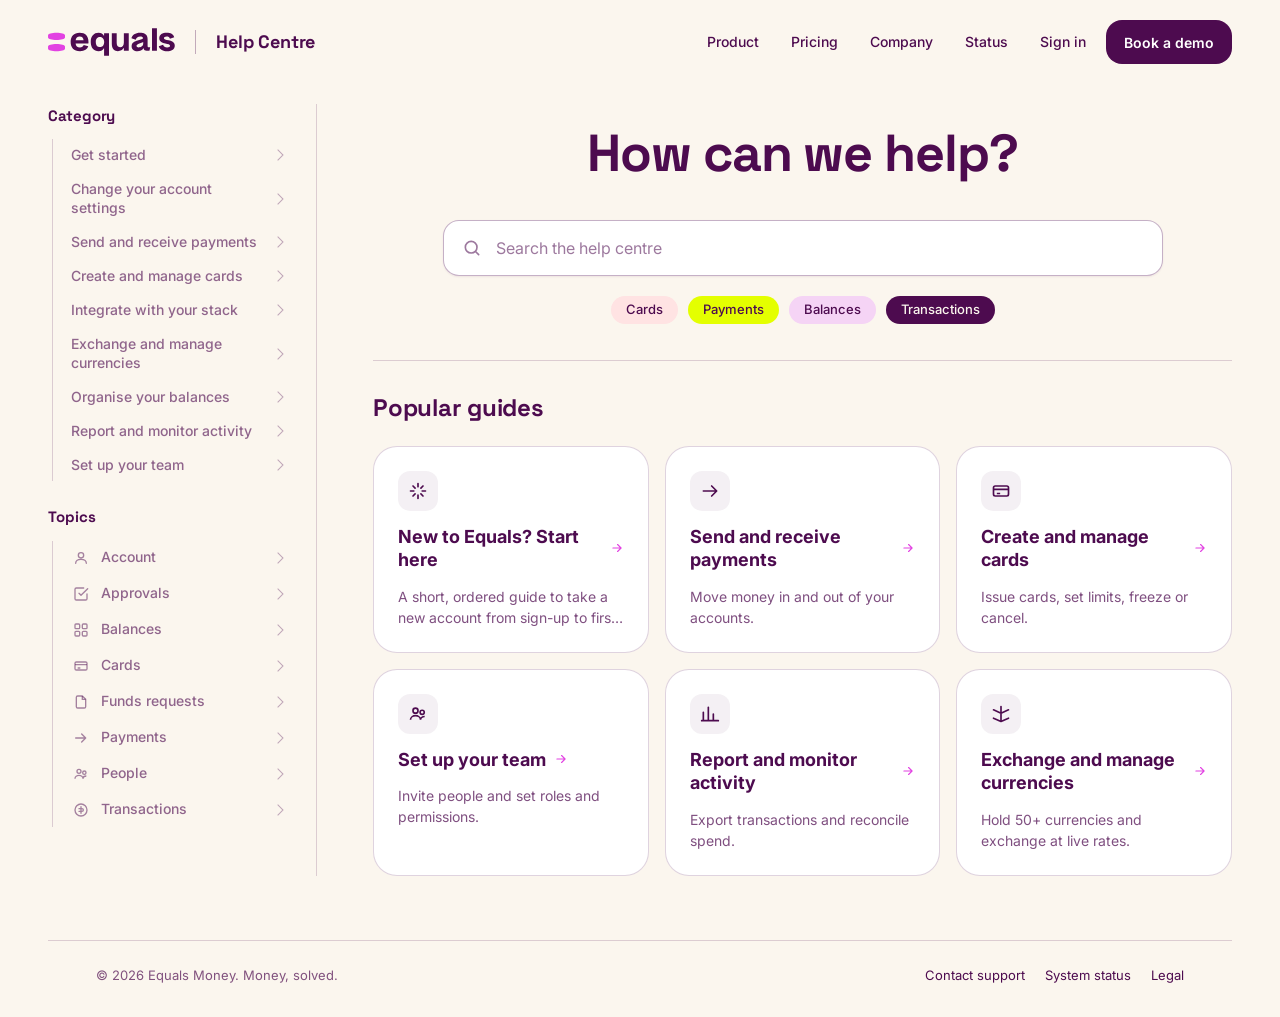
<file: index.html>
<!doctype html>
<html lang="en">
<head>
<meta charset="utf-8" />
<meta name="viewport" content="width=device-width, initial-scale=1" />
<title>Equals Money — Help Centre</title>
<meta name="description" content="Guides, FAQs, and answers for Equals Money — cards, payments, balances and approvals." />
<link rel="preconnect" href="https://fonts.googleapis.com" />
<link rel="preconnect" href="https://fonts.gstatic.com" crossorigin />
<link href="https://fonts.googleapis.com/css2?family=Space+Grotesk:wght@500;700&family=Inter:wght@400;500;600;700&display=swap" rel="stylesheet" />
<link rel="stylesheet" href="styles.css" />
</head>
<body>
<div class="page">

  <header class="eq-header">
    <div class="left">
      <a class="logo" href="index.html" aria-label="Equals Money home">
        <img src="assets/logo-primary.svg" alt="Equals Money" />
      </a>
      <div class="divider"></div>
      <span class="helplabel">Help Centre</span>
    </div>
    <nav aria-label="Primary">
      <a href="#">Product</a>
      <a href="#">Pricing</a>
      <a href="#">Company</a>
      <a href="#">Status</a>
      <a href="#">Sign in</a>
      <button class="header-cta" type="button">Book a demo</button>
    </nav>
    <button class="mobile-menu" type="button" aria-label="Menu">
      <svg width="18" height="18" viewBox="0 0 24 24" fill="none" aria-hidden="true"><path d="M4 7h16M4 12h16M4 17h16" stroke="currentColor" stroke-width="2" stroke-linecap="round"/></svg>
    </button>
  </header>

  <div class="hub-layout">
    <aside class="hub-side" id="side-nav" aria-label="Browse"></aside>

    <div class="hub-main">
      <div class="hero">
        <h1>How can we help?</h1>

        <div class="search" role="search">
          <label for="hub-search" class="visually-hidden">Search the help centre</label>
          <div class="search-input">
            <svg class="icon" width="20" height="20" viewBox="0 0 24 24" fill="none" aria-hidden="true"><circle cx="11" cy="11" r="7" stroke="currentColor" stroke-width="2"/><path d="M20 20l-3.5-3.5" stroke="currentColor" stroke-width="2" stroke-linecap="round"/></svg>
            <input id="hub-search" type="search" placeholder="Search the help centre" autocomplete="off" />
            <button id="hub-search-clear" class="clear" type="button" aria-label="Clear search">
              <svg width="14" height="14" viewBox="0 0 24 24" fill="none"><path d="M6 6l12 12M18 6L6 18" stroke="currentColor" stroke-width="2" stroke-linecap="round"/></svg>
            </button>
          </div>
        </div>

        <div class="category-pills" role="group" aria-label="Browse by category">
          <a class="category-pill" href="category.html?slug=cards">Cards</a>
          <a class="category-pill" href="category.html?slug=payments">Payments</a>
          <a class="category-pill" href="category.html?slug=balances">Balances</a>
          <a class="category-pill" href="category.html?slug=transactions">Transactions</a>
        </div>
      </div>

      <div class="divider-line" aria-hidden="true"></div>

      <!-- Popular guides (visible by default) -->
      <section id="popular-guides">
        <div class="section-head">
          <h2>Popular guides</h2>
        </div>
        <div class="topic-grid">
          <a class="topic-tile" href="start-here.html">
            <span class="ic" aria-hidden="true"><svg width="20" height="20" viewBox="0 0 24 24" fill="none"><path d="M12 3v4M12 17v4M3 12h4M17 12h4M6 6l2.5 2.5M15.5 15.5L18 18M6 18l2.5-2.5M15.5 8.5L18 6" stroke="currentColor" stroke-width="2" stroke-linecap="round"/></svg></span>
            <h3>New to Equals? Start here <span class="arrow" aria-hidden="true"><svg width="14" height="14" viewBox="0 0 24 24" fill="none"><path d="M5 12h14M13 6l6 6-6 6" stroke="currentColor" stroke-width="2" stroke-linecap="round" stroke-linejoin="round"/></svg></span></h3>
            <p class="desc">A short, ordered guide to take a new account from sign-up to first payment, balance and card.</p>
          </a>
          <a class="topic-tile" href="article.html">
            <span class="ic" aria-hidden="true"><svg width="20" height="20" viewBox="0 0 24 24" fill="none"><path d="M4 12h14M14 6l6 6-6 6" stroke="currentColor" stroke-width="2" stroke-linecap="round" stroke-linejoin="round"/></svg></span>
            <h3>Send and receive payments <span class="arrow" aria-hidden="true"><svg width="14" height="14" viewBox="0 0 24 24" fill="none"><path d="M5 12h14M13 6l6 6-6 6" stroke="currentColor" stroke-width="2" stroke-linecap="round" stroke-linejoin="round"/></svg></span></h3>
            <p class="desc">Move money in and out of your accounts.</p>
          </a>
          <a class="topic-tile" href="article.html">
            <span class="ic" aria-hidden="true"><svg width="20" height="20" viewBox="0 0 24 24" fill="none"><rect x="3" y="6" width="18" height="12" rx="2" stroke="currentColor" stroke-width="2"/><path d="M3 10h18M7 15h4" stroke="currentColor" stroke-width="2"/></svg></span>
            <h3>Create and manage cards <span class="arrow" aria-hidden="true"><svg width="14" height="14" viewBox="0 0 24 24" fill="none"><path d="M5 12h14M13 6l6 6-6 6" stroke="currentColor" stroke-width="2" stroke-linecap="round" stroke-linejoin="round"/></svg></span></h3>
            <p class="desc">Issue cards, set limits, freeze or cancel.</p>
          </a>
          <a class="topic-tile" href="article.html">
            <span class="ic" aria-hidden="true"><svg width="20" height="20" viewBox="0 0 24 24" fill="none"><circle cx="9" cy="8" r="3" stroke="currentColor" stroke-width="2"/><circle cx="17" cy="10" r="2.5" stroke="currentColor" stroke-width="2"/><path d="M3 19c0-3 3-5 6-5s6 2 6 5M15 19c0-2 2-4 5-4" stroke="currentColor" stroke-width="2"/></svg></span>
            <h3>Set up your team <span class="arrow" aria-hidden="true"><svg width="14" height="14" viewBox="0 0 24 24" fill="none"><path d="M5 12h14M13 6l6 6-6 6" stroke="currentColor" stroke-width="2" stroke-linecap="round" stroke-linejoin="round"/></svg></span></h3>
            <p class="desc">Invite people and set roles and permissions.</p>
          </a>
          <a class="topic-tile" href="article.html">
            <span class="ic" aria-hidden="true"><svg width="20" height="20" viewBox="0 0 24 24" fill="none"><path d="M4 20V10M10 20V4M16 20v-8M22 20H2" stroke="currentColor" stroke-width="2" stroke-linecap="round"/></svg></span>
            <h3>Report and monitor activity <span class="arrow" aria-hidden="true"><svg width="14" height="14" viewBox="0 0 24 24" fill="none"><path d="M5 12h14M13 6l6 6-6 6" stroke="currentColor" stroke-width="2" stroke-linecap="round" stroke-linejoin="round"/></svg></span></h3>
            <p class="desc">Export transactions and reconcile spend.</p>
          </a>
          <a class="topic-tile" href="article.html">
            <span class="ic" aria-hidden="true"><svg width="20" height="20" viewBox="0 0 24 24" fill="none"><path d="M12 3v18M3 7l9 4 9-4M3 17l9 4 9-4" stroke="currentColor" stroke-width="2" stroke-linecap="round" stroke-linejoin="round"/></svg></span>
            <h3>Exchange and manage currencies <span class="arrow" aria-hidden="true"><svg width="14" height="14" viewBox="0 0 24 24" fill="none"><path d="M5 12h14M13 6l6 6-6 6" stroke="currentColor" stroke-width="2" stroke-linecap="round" stroke-linejoin="round"/></svg></span></h3>
            <p class="desc">Hold 50+ currencies and exchange at live rates.</p>
          </a>
        </div>
      </section>

      <!-- Search results (populated by JS when there's a query) -->
      <section id="search-results" hidden>
        <div id="results-head" class="results-head"></div>
        <div id="results-list" class="result-list"></div>
      </section>

      <!-- Empty state when a query has no matches -->
      <section id="empty-state" class="empty-state" hidden>
        <div class="emblem" aria-hidden="true">
          <svg width="28" height="28" viewBox="0 0 24 24" fill="none"><circle cx="11" cy="11" r="7" stroke="currentColor" stroke-width="2"/><path d="M20 20l-3.5-3.5" stroke="currentColor" stroke-width="2" stroke-linecap="round"/></svg>
        </div>
        <h2>No results for "<span id="empty-state-query"></span>"</h2>
        <p>We couldn't find a match. Try a different search, or contact support.</p>
        <a href="#" class="btn btn-outline">Contact support
          <svg width="14" height="14" viewBox="0 0 24 24" fill="none"><path d="M5 12h14M13 6l6 6-6 6" stroke="currentColor" stroke-width="2" stroke-linecap="round" stroke-linejoin="round"/></svg>
        </a>
      </section>
    </div>
  </div>

  <!-- Related guides (shown below results when a query is active) -->
  <div id="related-section" class="related" hidden>
    <h2 id="related-heading">Related guides</h2>
    <div id="related-grid" class="related-grid"></div>
  </div>

  <footer class="eq-footer">
    <span>© 2026 Equals Money. Money, solved.</span>
    <div class="links">
      <a href="#">Contact support</a>
      <a href="#">System status</a>
      <a href="#">Legal</a>
    </div>
  </footer>
</div>

<script src="data.js"></script>
<script src="script.js"></script>
</body>
</html>
</file>
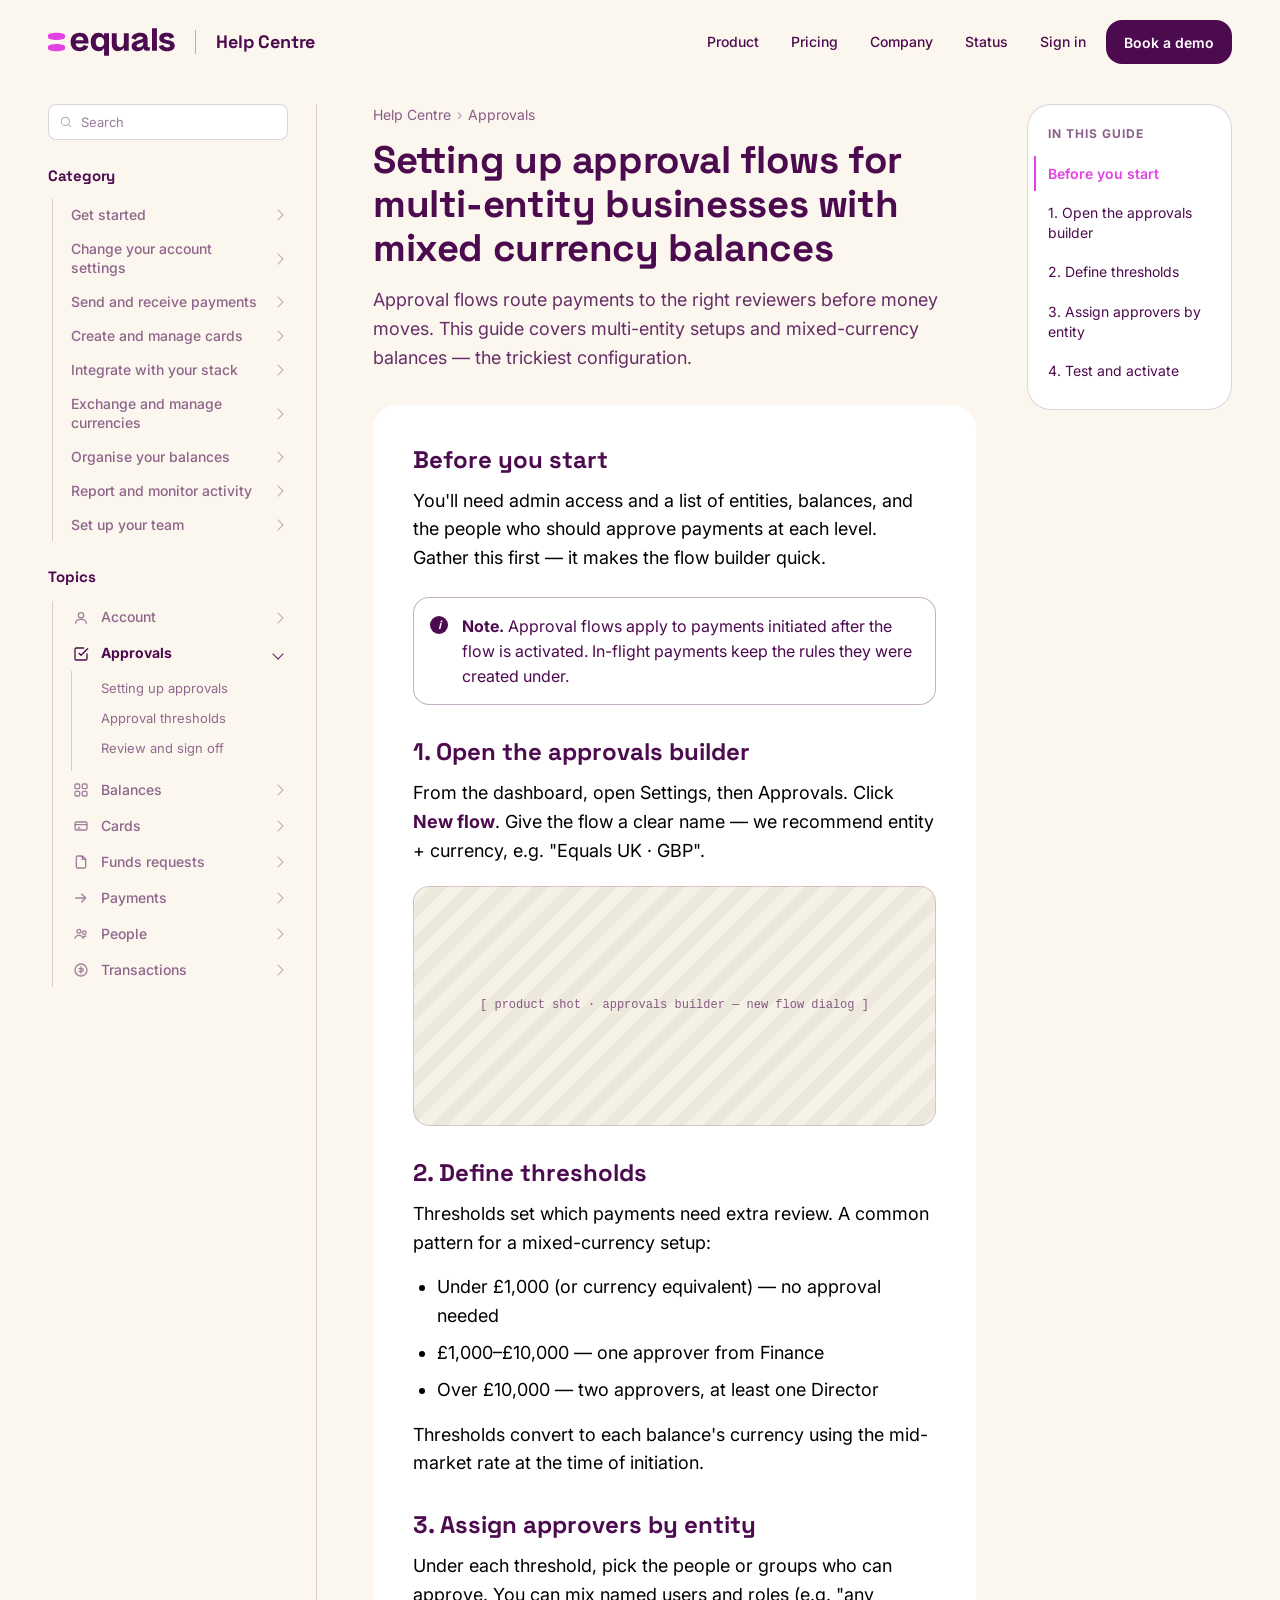
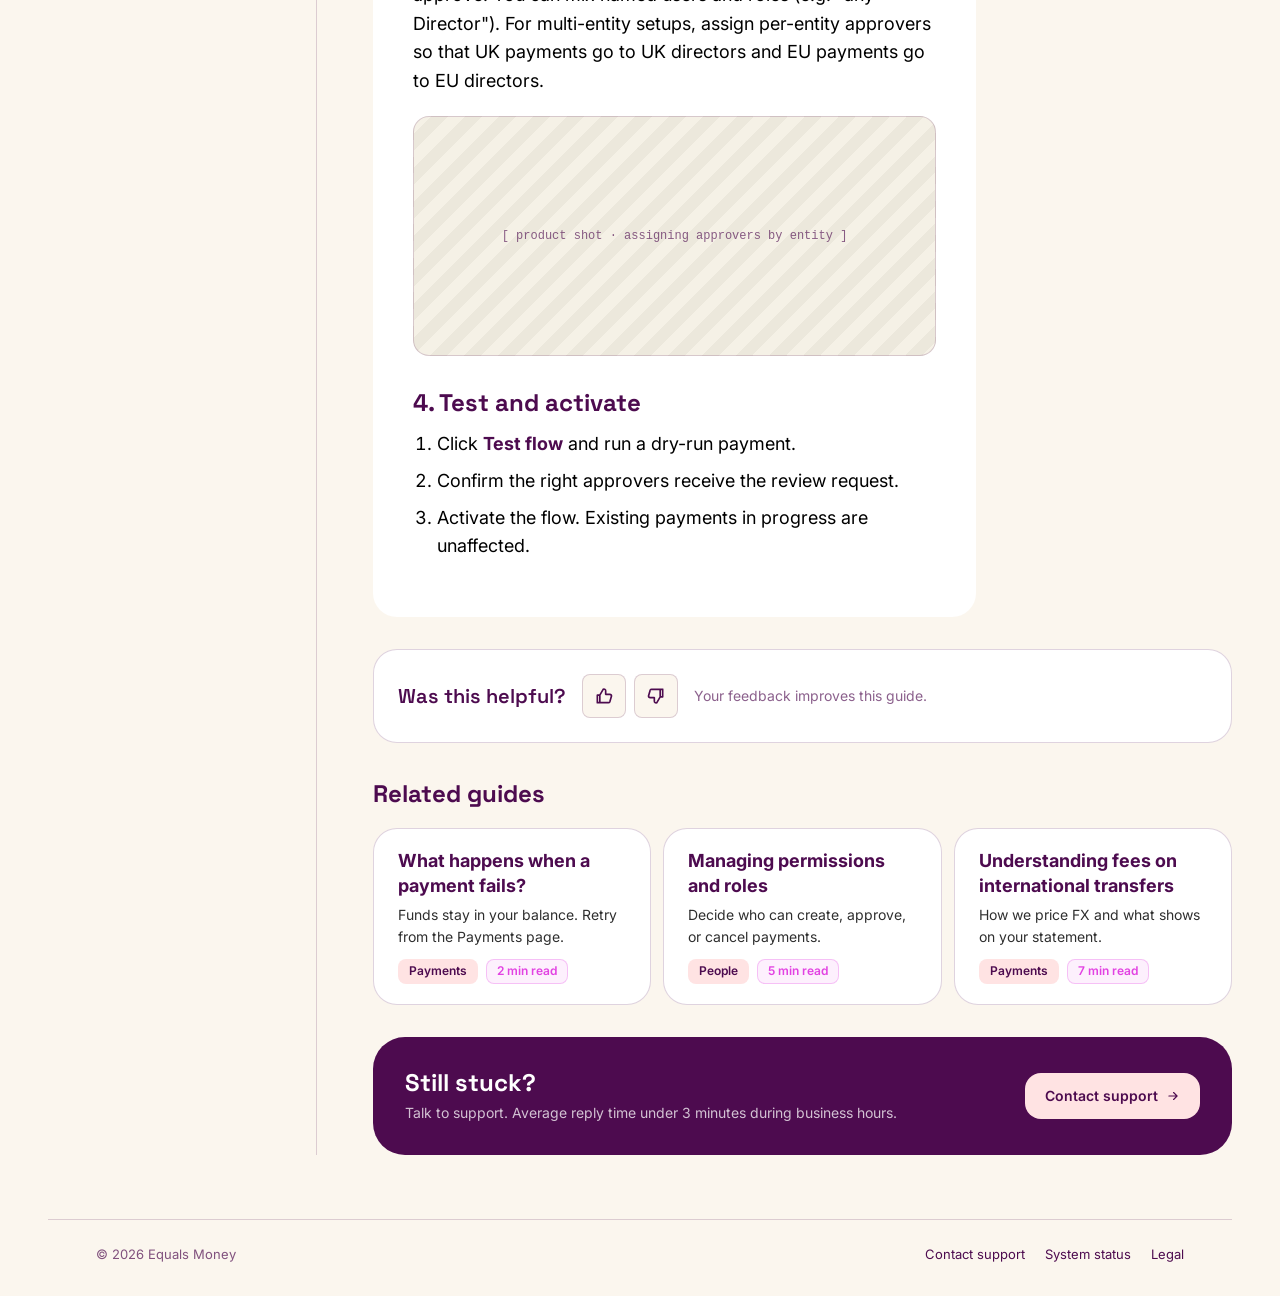
<file: article.html>
<!doctype html>
<html lang="en">
<head>
<meta charset="utf-8" />
<meta name="viewport" content="width=device-width, initial-scale=1" />
<title>Setting up approval flows — Equals Money Help Centre</title>
<meta name="description" content="Approval flows route payments to the right reviewers before money moves. This guide covers multi-entity setups and mixed-currency balances." />
<link rel="preconnect" href="https://fonts.googleapis.com" />
<link rel="preconnect" href="https://fonts.gstatic.com" crossorigin />
<link href="https://fonts.googleapis.com/css2?family=Space+Grotesk:wght@500;700&family=Inter:wght@400;500;600;700&display=swap" rel="stylesheet" />
<link rel="stylesheet" href="styles.css" />
</head>
<body>
<div class="page">

  <header class="eq-header">
    <div class="left">
      <a class="logo" href="index.html" aria-label="Equals Money home">
        <img src="assets/logo-primary.svg" alt="Equals Money" />
      </a>
      <div class="divider"></div>
      <span class="helplabel">Help Centre</span>
    </div>
    <nav aria-label="Primary">
      <a href="#">Product</a>
      <a href="#">Pricing</a>
      <a href="#">Company</a>
      <a href="#">Status</a>
      <a href="#">Sign in</a>
      <button class="header-cta" type="button">Book a demo</button>
    </nav>
    <button class="mobile-menu" type="button" aria-label="Menu">
      <svg width="18" height="18" viewBox="0 0 24 24" fill="none" aria-hidden="true"><path d="M4 7h16M4 12h16M4 17h16" stroke="currentColor" stroke-width="2" stroke-linecap="round"/></svg>
    </button>
  </header>

  <div class="article-layout article">
    <aside class="hub-side" id="side-nav" aria-label="Browse" data-mini-search="true" data-current-parent="Approvals"></aside>

    <div class="article-shell">
      <div class="article-upper">
      <div class="article-main">
        <nav class="breadcrumb" aria-label="Breadcrumb">
          <a href="index.html">Help Centre</a><span class="sep">›</span>
          <a href="#">Approvals</a>
        </nav>

        <h1>Setting up approval flows for multi-entity businesses with mixed currency balances</h1>
        <p class="lede">Approval flows route payments to the right reviewers before money moves. This guide covers multi-entity setups and mixed-currency balances — the trickiest configuration.</p>

        <div class="body">
          <h2 id="before-you-start">Before you start</h2>
          <p>You'll need admin access and a list of entities, balances, and the people who should approve payments at each level. Gather this first — it makes the flow builder quick.</p>

          <div class="callout"><strong>Note.</strong> Approval flows apply to payments initiated after the flow is activated. In-flight payments keep the rules they were created under.</div>

          <h2 id="open-builder">1. Open the approvals builder</h2>
          <p>From the dashboard, open Settings, then Approvals. Click <strong>New flow</strong>. Give the flow a clear name — we recommend entity + currency, e.g. "Equals UK · GBP".</p>

          <div class="img-ph" role="img" aria-label="Screenshot: Approvals builder — new flow dialog">[ product shot · approvals builder — new flow dialog ]</div>

          <h2 id="define-thresholds">2. Define thresholds</h2>
          <p>Thresholds set which payments need extra review. A common pattern for a mixed-currency setup:</p>
          <ul>
            <li>Under £1,000 (or currency equivalent) — no approval needed</li>
            <li>£1,000–£10,000 — one approver from Finance</li>
            <li>Over £10,000 — two approvers, at least one Director</li>
          </ul>
          <p>Thresholds convert to each balance's currency using the mid-market rate at the time of initiation.</p>

          <h2 id="assign-approvers">3. Assign approvers by entity</h2>
          <p>Under each threshold, pick the people or groups who can approve. You can mix named users and roles (e.g. "any Director"). For multi-entity setups, assign per-entity approvers so that UK payments go to UK directors and EU payments go to EU directors.</p>

          <div class="img-ph" role="img" aria-label="Screenshot: Assigning approvers">[ product shot · assigning approvers by entity ]</div>

          <h2 id="test-activate">4. Test and activate</h2>
          <ol>
            <li>Click <strong>Test flow</strong> and run a dry-run payment.</li>
            <li>Confirm the right approvers receive the review request.</li>
            <li>Activate the flow. Existing payments in progress are unaffected.</li>
          </ol>
        </div>
      </div>

      <aside class="article-side" aria-label="Article sidebar">
        <div class="card">
          <h4>In this guide</h4>
          <nav class="toc">
            <a href="#before-you-start">Before you start</a>
            <a href="#open-builder">1. Open the approvals builder</a>
            <a href="#define-thresholds">2. Define thresholds</a>
            <a href="#assign-approvers">3. Assign approvers by entity</a>
            <a href="#test-activate">4. Test and activate</a>
          </nav>
        </div>
      </aside>
      </div>

      <div class="article-below">
        <div class="feedback" role="group" aria-label="Was this helpful?">
          <span class="q">Was this helpful?</span>
          <div class="thumbs">
            <button class="thumb" type="button" aria-label="Yes, this was helpful">
              <svg width="20" height="20" viewBox="0 0 24 24" fill="none"><path d="M7 11v9H4v-9h3zM7 11l4-7a2 2 0 013 2v4h5a2 2 0 012 2l-2 7a2 2 0 01-2 1H7" stroke="currentColor" stroke-width="2" stroke-linejoin="round"/></svg>
            </button>
            <button class="thumb" type="button" aria-label="No, this was not helpful">
              <svg width="20" height="20" viewBox="0 0 24 24" fill="none" style="transform: rotate(180deg);"><path d="M7 11v9H4v-9h3zM7 11l4-7a2 2 0 013 2v4h5a2 2 0 012 2l-2 7a2 2 0 01-2 1H7" stroke="currentColor" stroke-width="2" stroke-linejoin="round"/></svg>
            </button>
          </div>
          <span class="note">Your feedback improves this guide.</span>
        </div>

        <div class="related">
          <h2>Related guides</h2>
          <div class="related-grid">
            <a class="result-card" href="faq.html">
              <h3>What happens when a payment fails?</h3>
              <p class="snippet">Funds stay in your balance. Retry from the Payments page.</p>
              <div class="row2"><span class="tag category">Payments</span><span class="tag faq">2 min read</span></div>
            </a>
            <a class="result-card" href="faq.html">
              <h3>Managing permissions and roles</h3>
              <p class="snippet">Decide who can create, approve, or cancel payments.</p>
              <div class="row2"><span class="tag category">People</span><span class="tag faq">5 min read</span></div>
            </a>
            <a class="result-card" href="faq.html">
              <h3>Understanding fees on international transfers</h3>
              <p class="snippet">How we price FX and what shows on your statement.</p>
              <div class="row2"><span class="tag category">Payments</span><span class="tag faq">7 min read</span></div>
            </a>
          </div>
        </div>

        <div class="support-cta">
          <div>
            <div class="t">Still stuck?</div>
            <div class="s">Talk to support. Average reply time under 3 minutes during business hours.</div>
          </div>
          <a class="btn btn-on-dark" href="#">Contact support
            <svg width="14" height="14" viewBox="0 0 24 24" fill="none"><path d="M5 12h14M13 6l6 6-6 6" stroke="currentColor" stroke-width="2" stroke-linecap="round" stroke-linejoin="round"/></svg>
          </a>
        </div>
      </div>
    </div>
  </div>

  <footer class="eq-footer">
    <span>© 2026 Equals Money</span>
    <div class="links">
      <a href="#">Contact support</a>
      <a href="#">System status</a>
      <a href="#">Legal</a>
    </div>
  </footer>
</div>

<script src="data.js"></script>
<script src="script.js"></script>
</body>
</html>
</file>
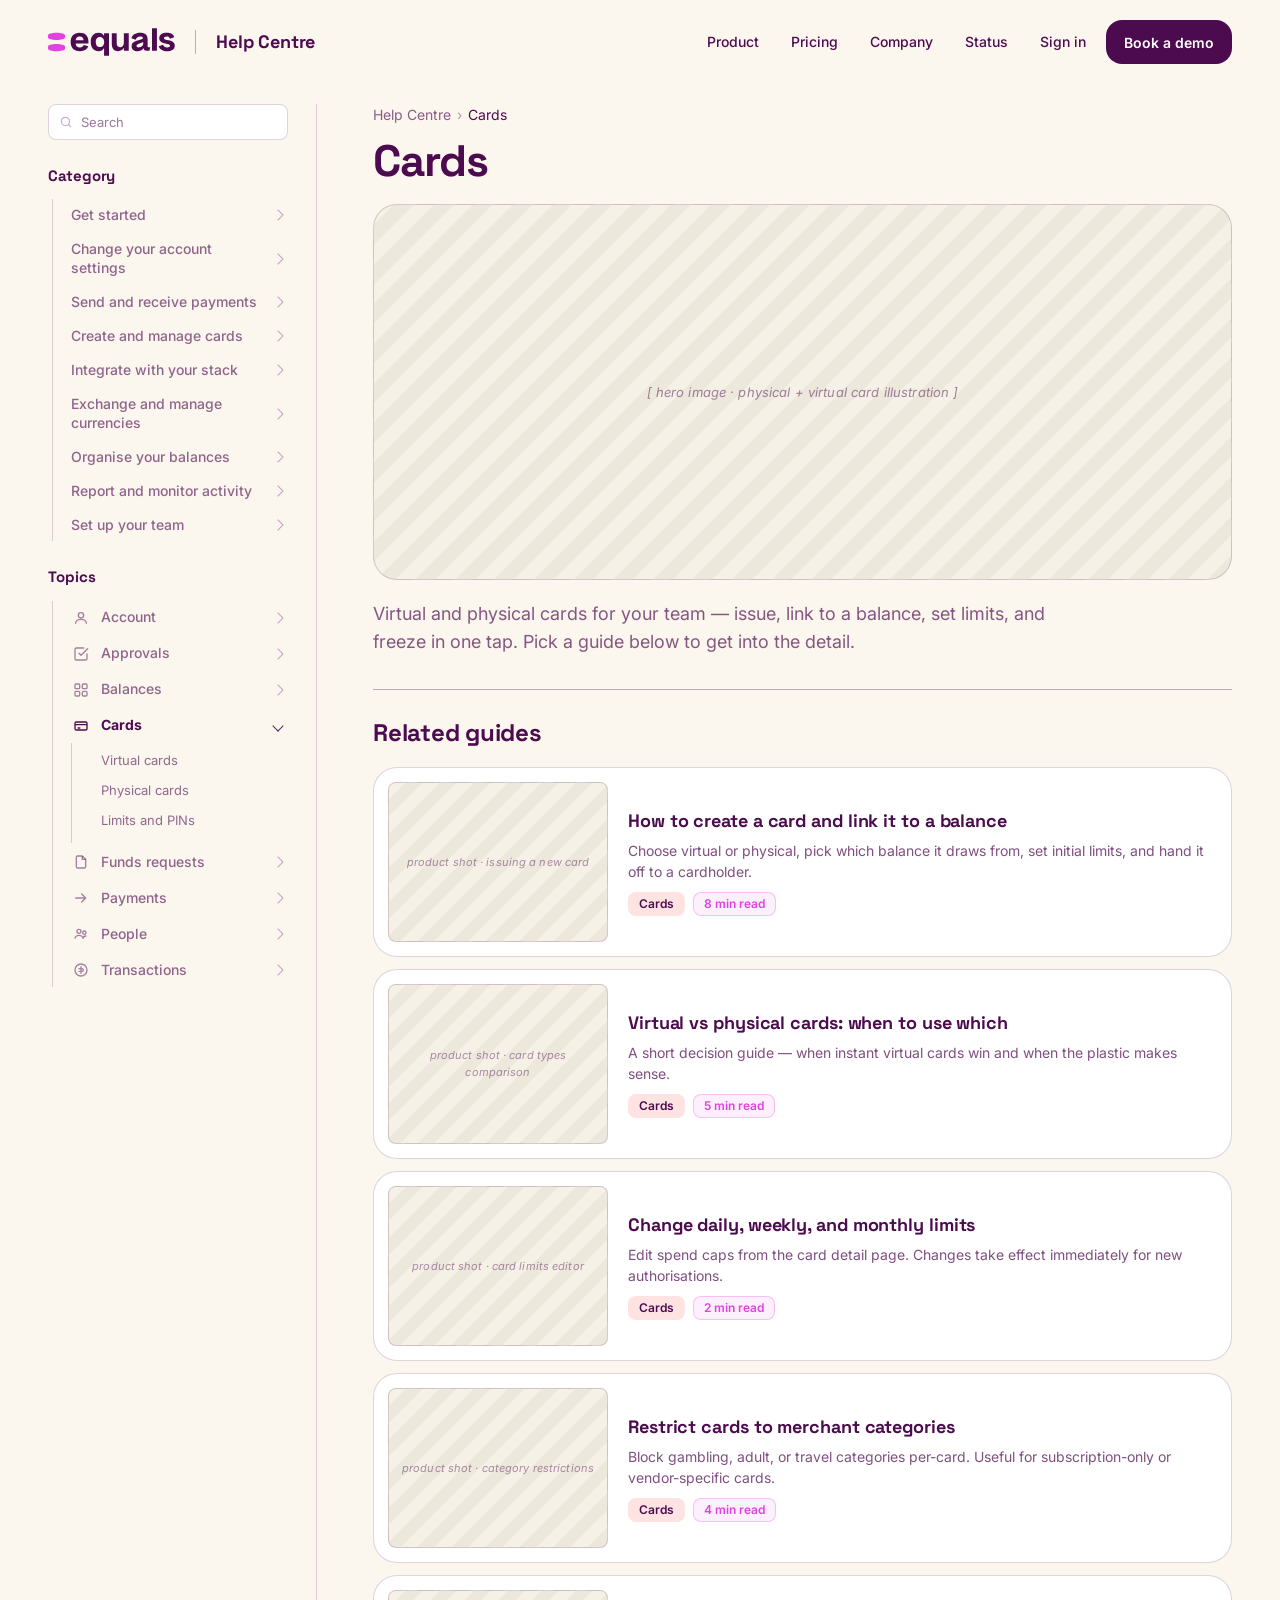
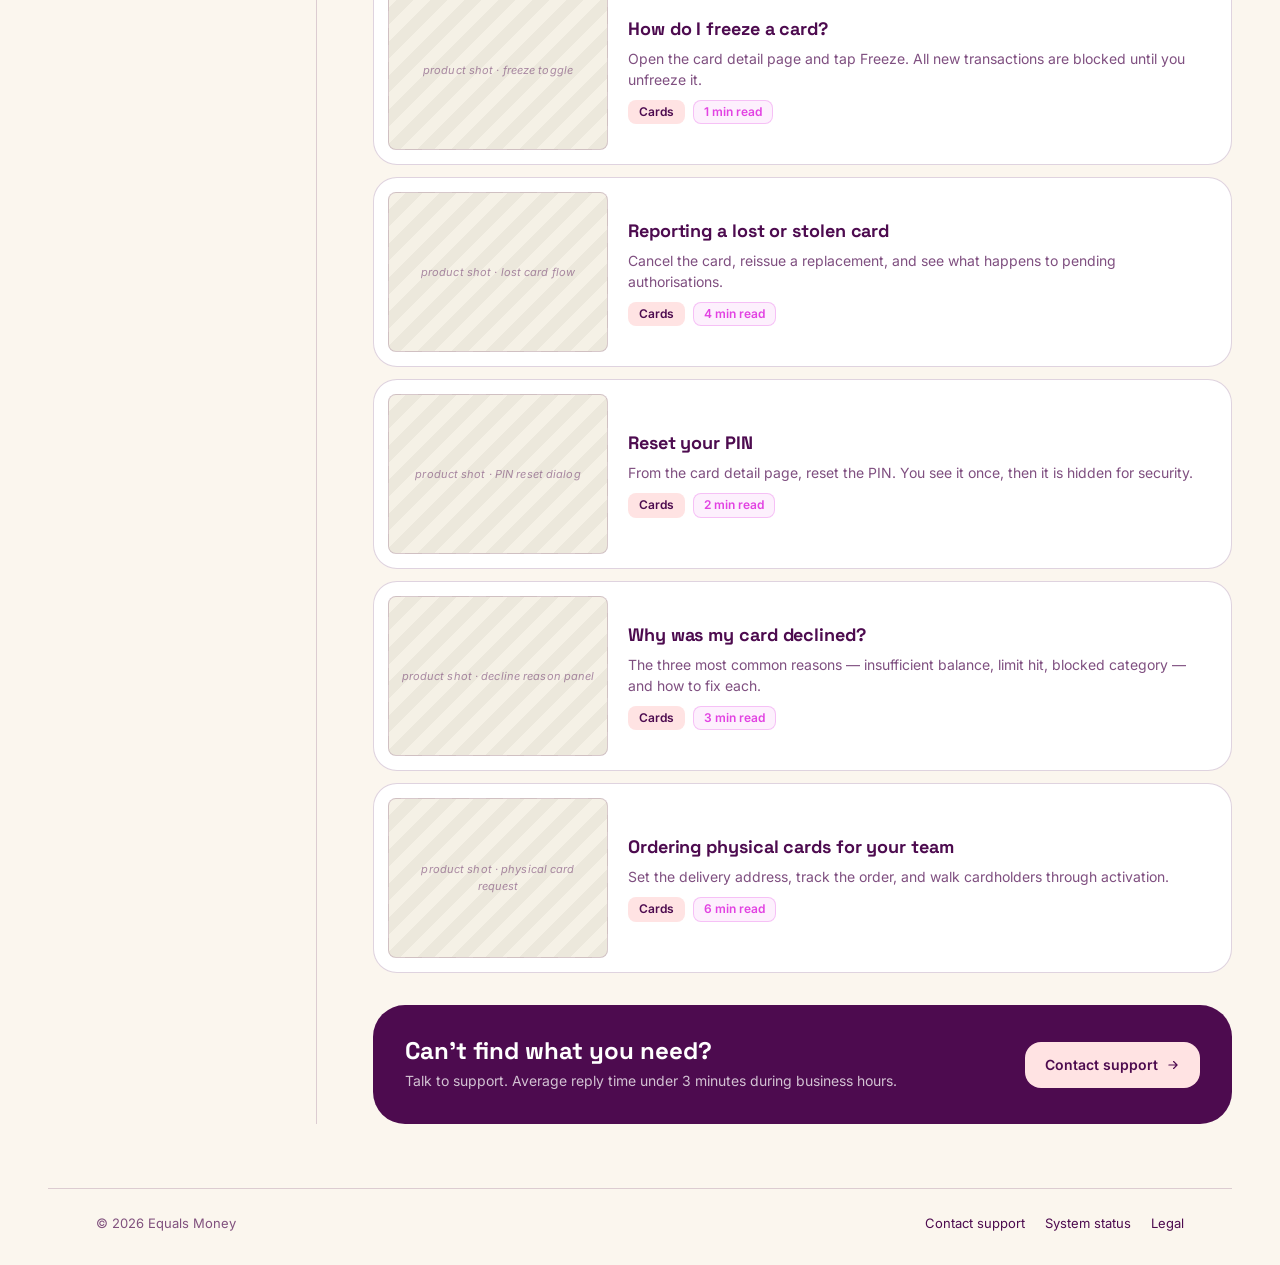
<file: category.html>
<!doctype html>
<html lang="en">
<head>
<meta charset="utf-8" />
<meta name="viewport" content="width=device-width, initial-scale=1" />
<title>Equals Money Help Centre</title>
<meta name="description" content="Help Centre category." />
<link rel="preconnect" href="https://fonts.googleapis.com" />
<link rel="preconnect" href="https://fonts.gstatic.com" crossorigin />
<link href="https://fonts.googleapis.com/css2?family=Space+Grotesk:wght@500;700&family=Inter:wght@400;500;600;700&display=swap" rel="stylesheet" />
<link rel="stylesheet" href="styles.css" />
</head>
<body>
<div class="page">

  <header class="eq-header">
    <div class="left">
      <a class="logo" href="index.html" aria-label="Equals Money home">
        <img src="assets/logo-primary.svg" alt="Equals Money" />
      </a>
      <div class="divider"></div>
      <span class="helplabel">Help Centre</span>
    </div>
    <nav aria-label="Primary">
      <a href="#">Product</a>
      <a href="#">Pricing</a>
      <a href="#">Company</a>
      <a href="#">Status</a>
      <a href="#">Sign in</a>
      <button class="header-cta" type="button">Book a demo</button>
    </nav>
    <button class="mobile-menu" type="button" aria-label="Menu">
      <svg width="18" height="18" viewBox="0 0 24 24" fill="none" aria-hidden="true"><path d="M4 7h16M4 12h16M4 17h16" stroke="currentColor" stroke-width="2" stroke-linecap="round"/></svg>
    </button>
  </header>

  <div class="article-layout article no-toc">
    <aside class="hub-side" id="side-nav" aria-label="Browse" data-mini-search="true"></aside>

    <div class="article-main">
      <nav class="breadcrumb" aria-label="Breadcrumb">
        <a href="index.html">Help Centre</a><span class="sep">›</span>
        <span id="cat-breadcrumb">…</span>
      </nav>

      <div class="cat-page" id="cat-main"></div>

      <div class="support-cta">
        <div>
          <div class="t">Can't find what you need?</div>
          <div class="s">Talk to support. Average reply time under 3 minutes during business hours.</div>
        </div>
        <a class="btn btn-on-dark" href="#">Contact support
          <svg width="14" height="14" viewBox="0 0 24 24" fill="none"><path d="M5 12h14M13 6l6 6-6 6" stroke="currentColor" stroke-width="2" stroke-linecap="round" stroke-linejoin="round"/></svg>
        </a>
      </div>
    </div>
  </div>

  <footer class="eq-footer">
    <span>© 2026 Equals Money</span>
    <div class="links">
      <a href="#">Contact support</a>
      <a href="#">System status</a>
      <a href="#">Legal</a>
    </div>
  </footer>
</div>

<script src="data.js"></script>
<script src="script.js"></script>
</body>
</html>
</file>
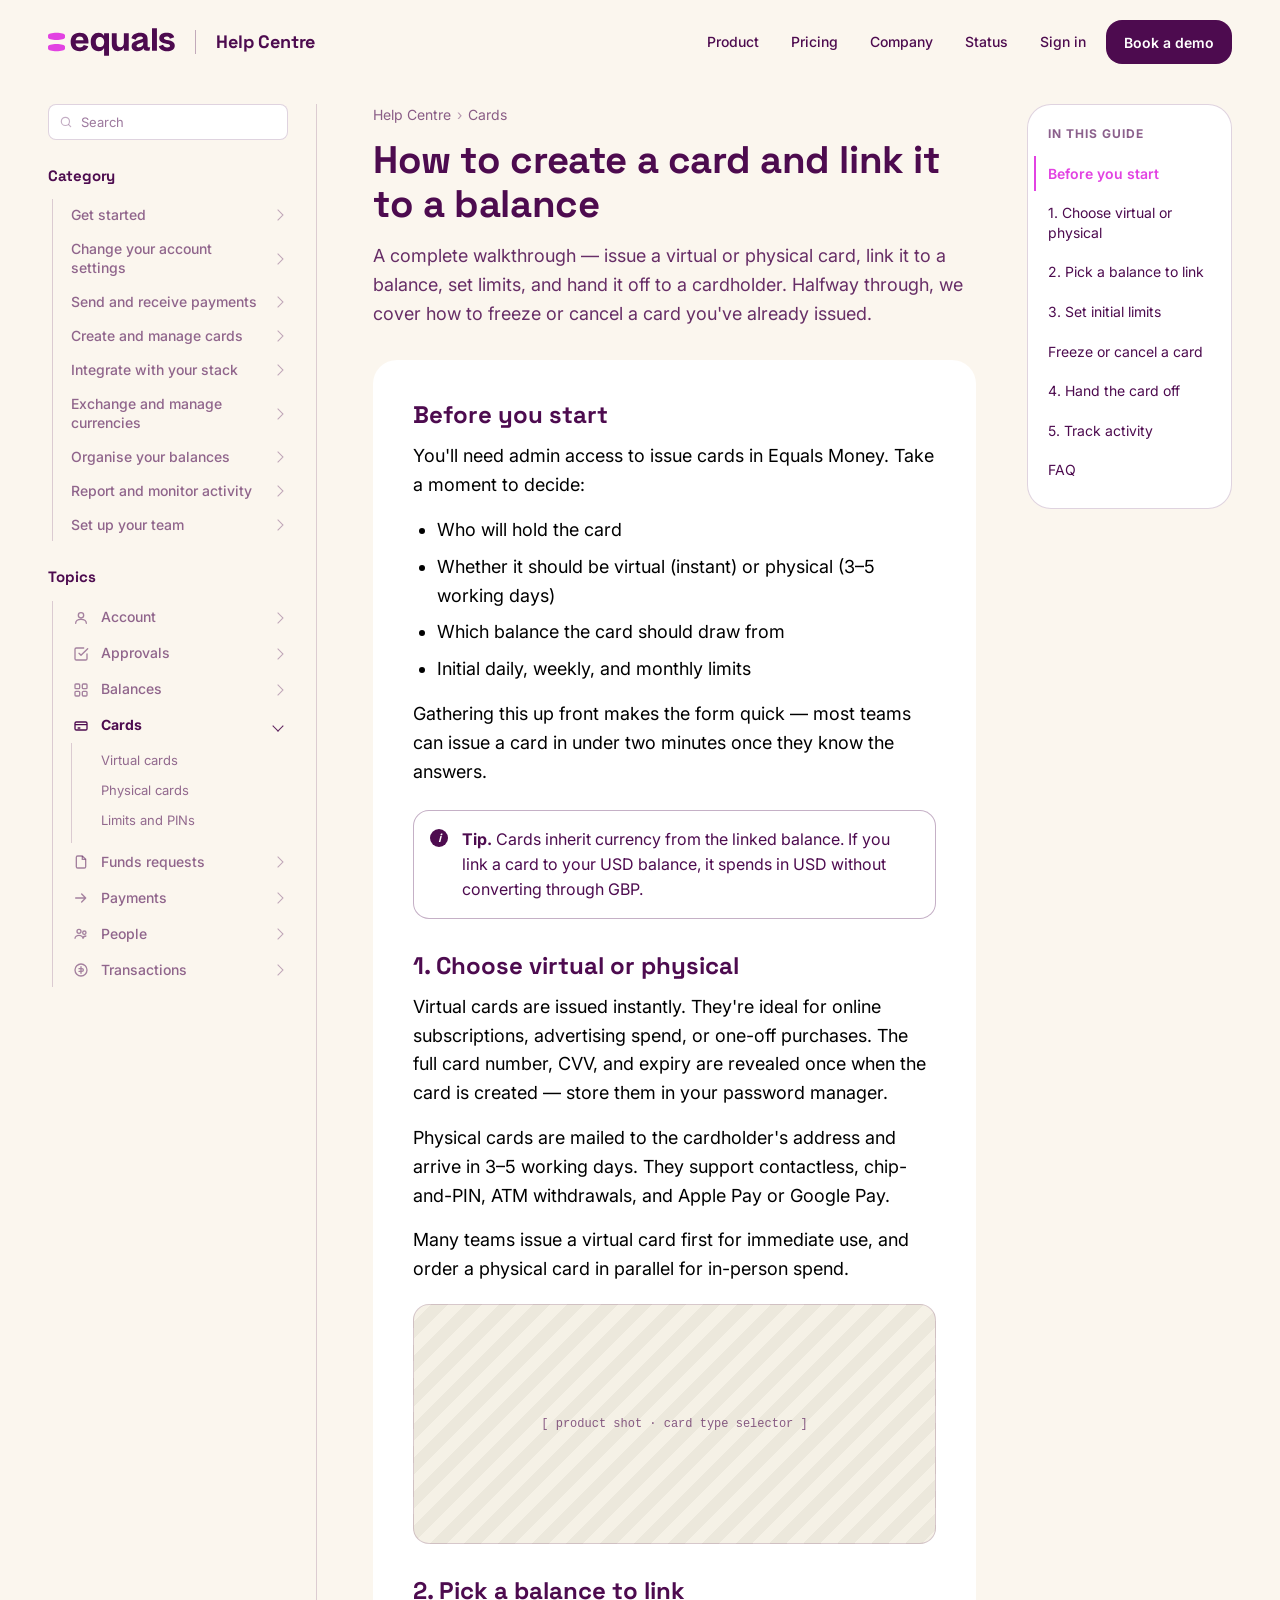
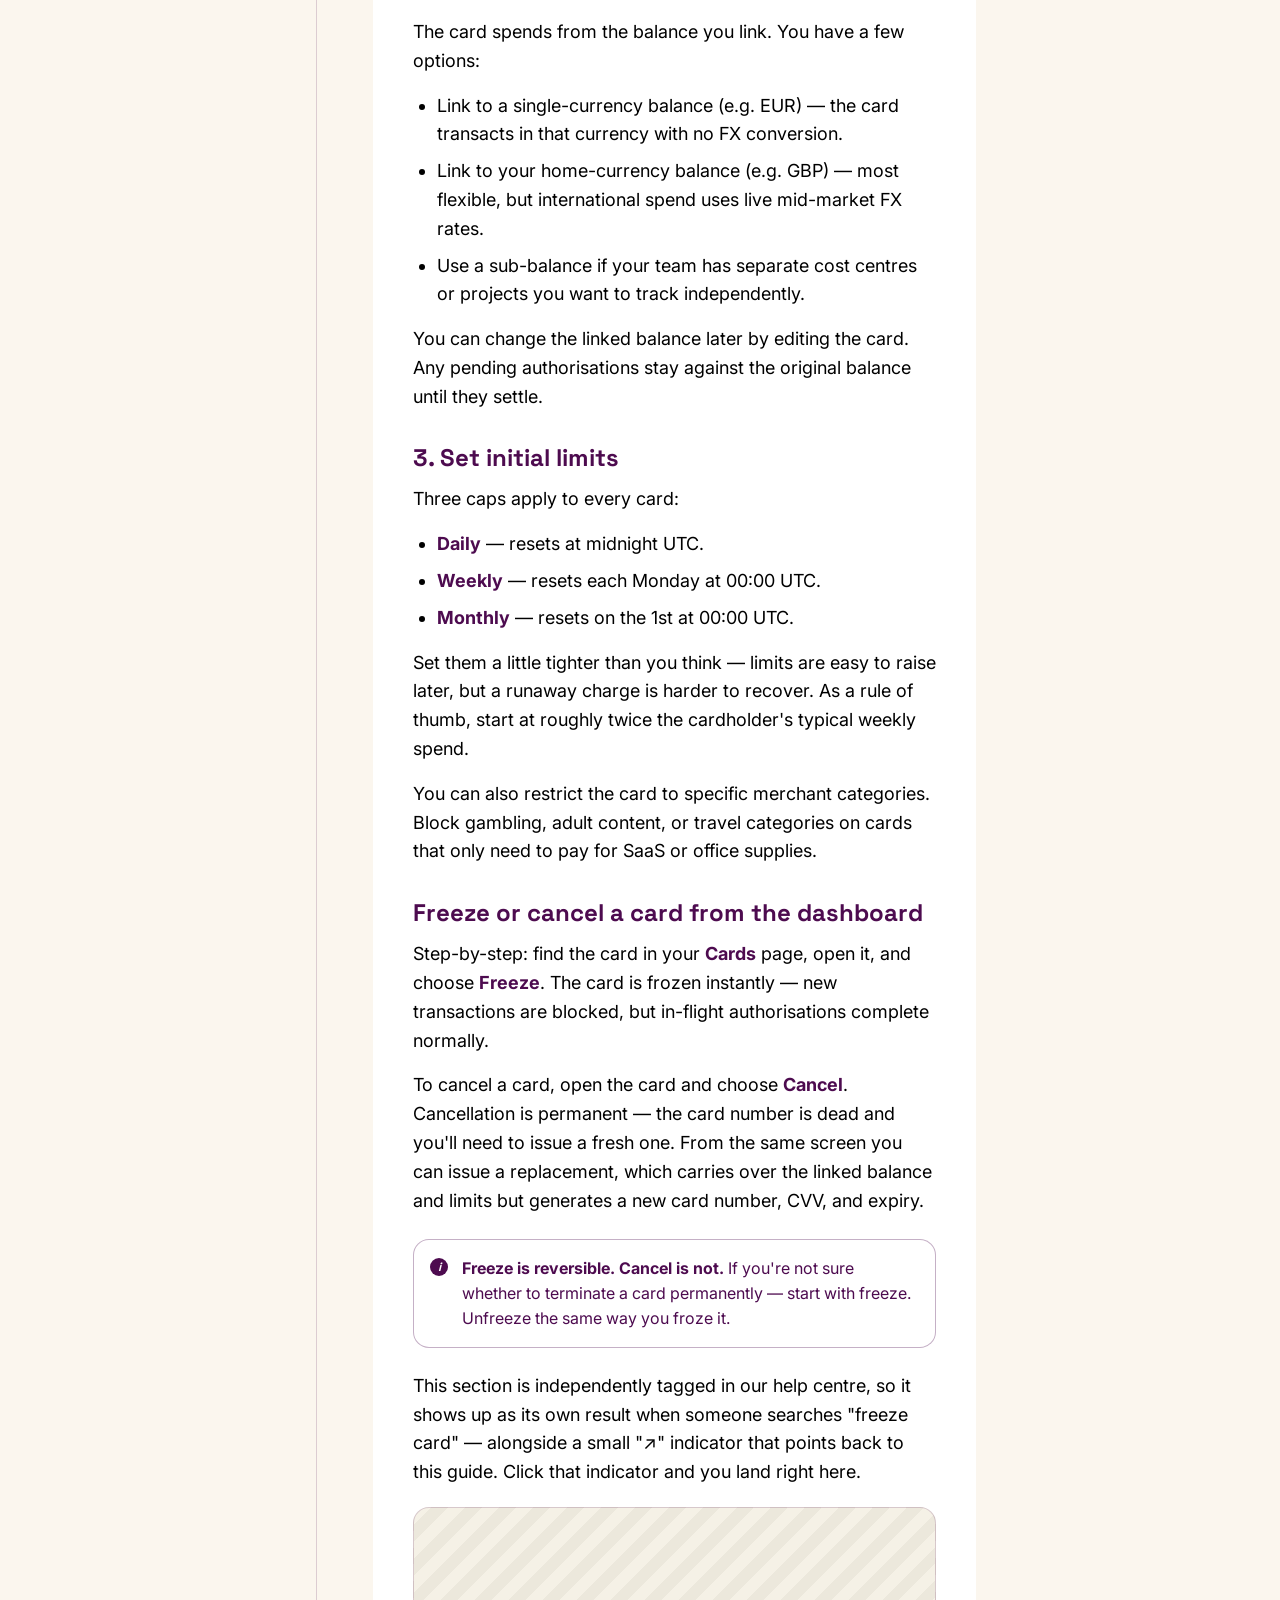
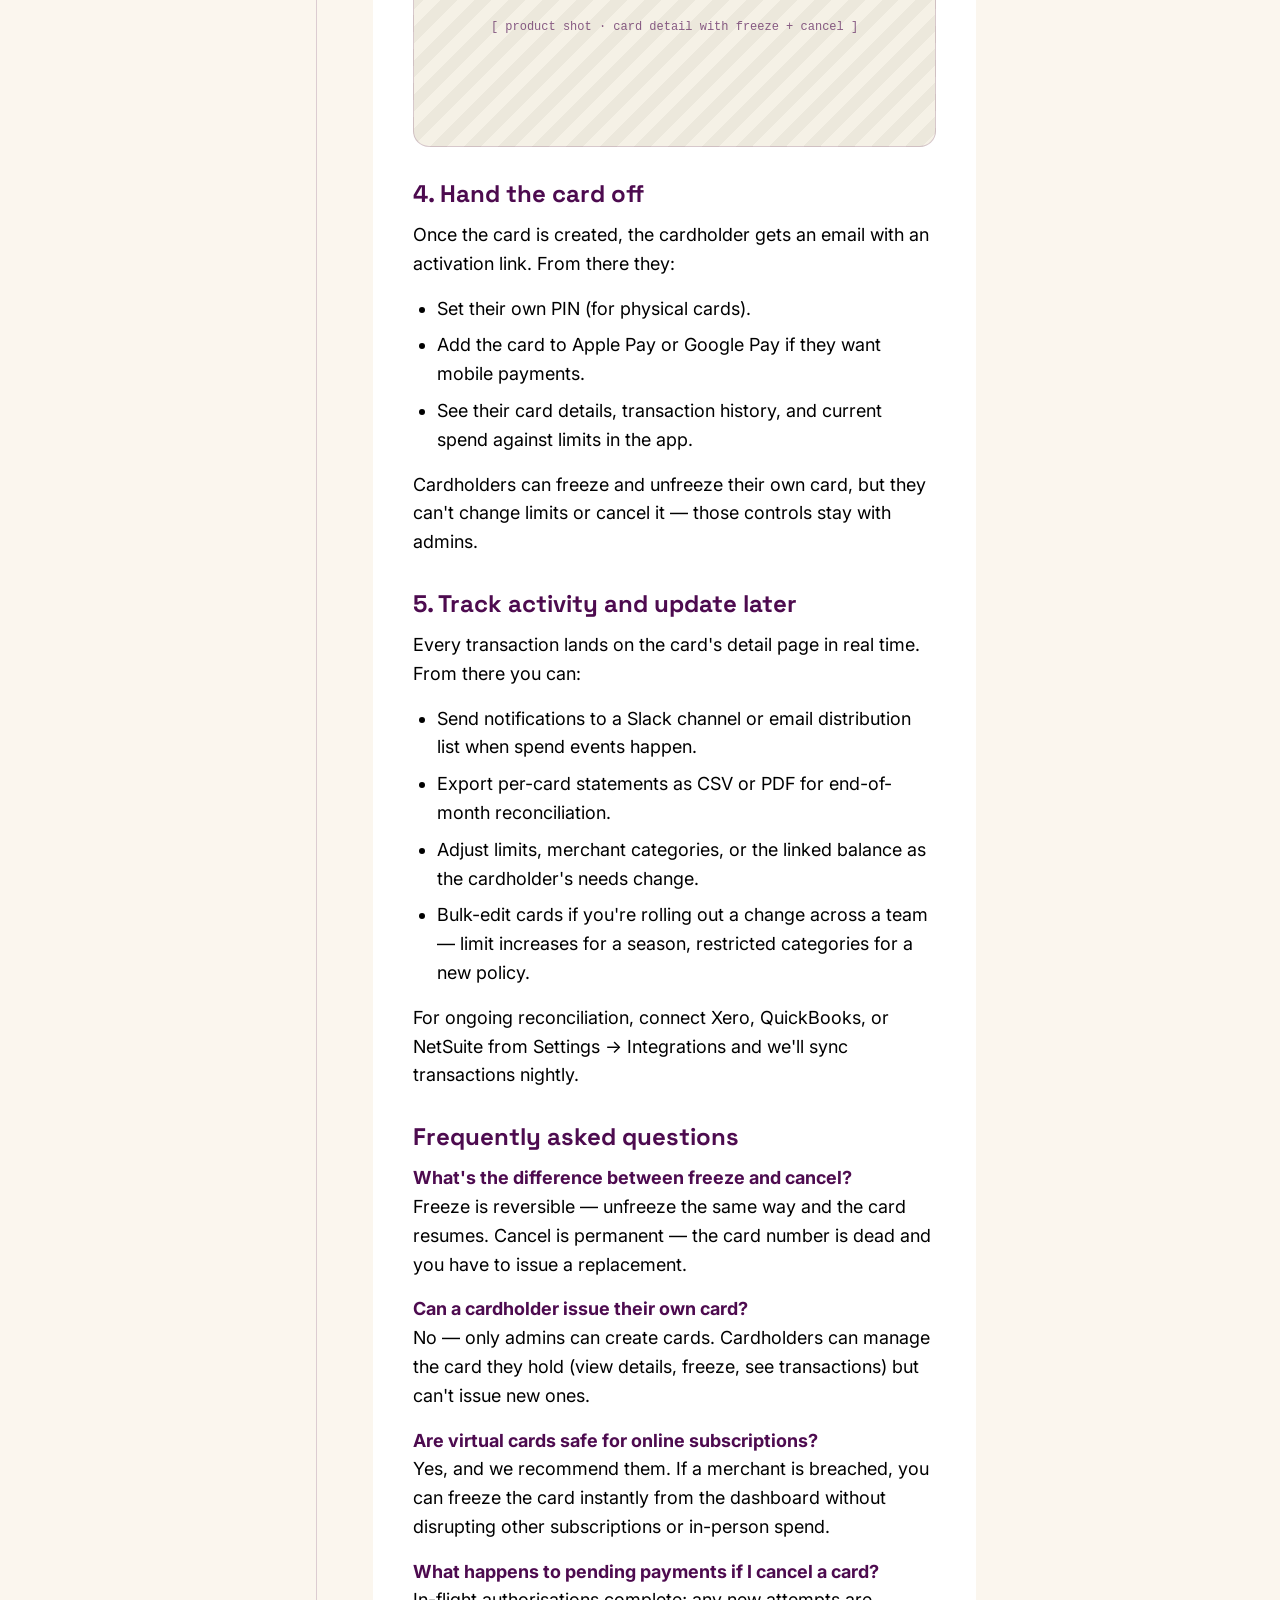
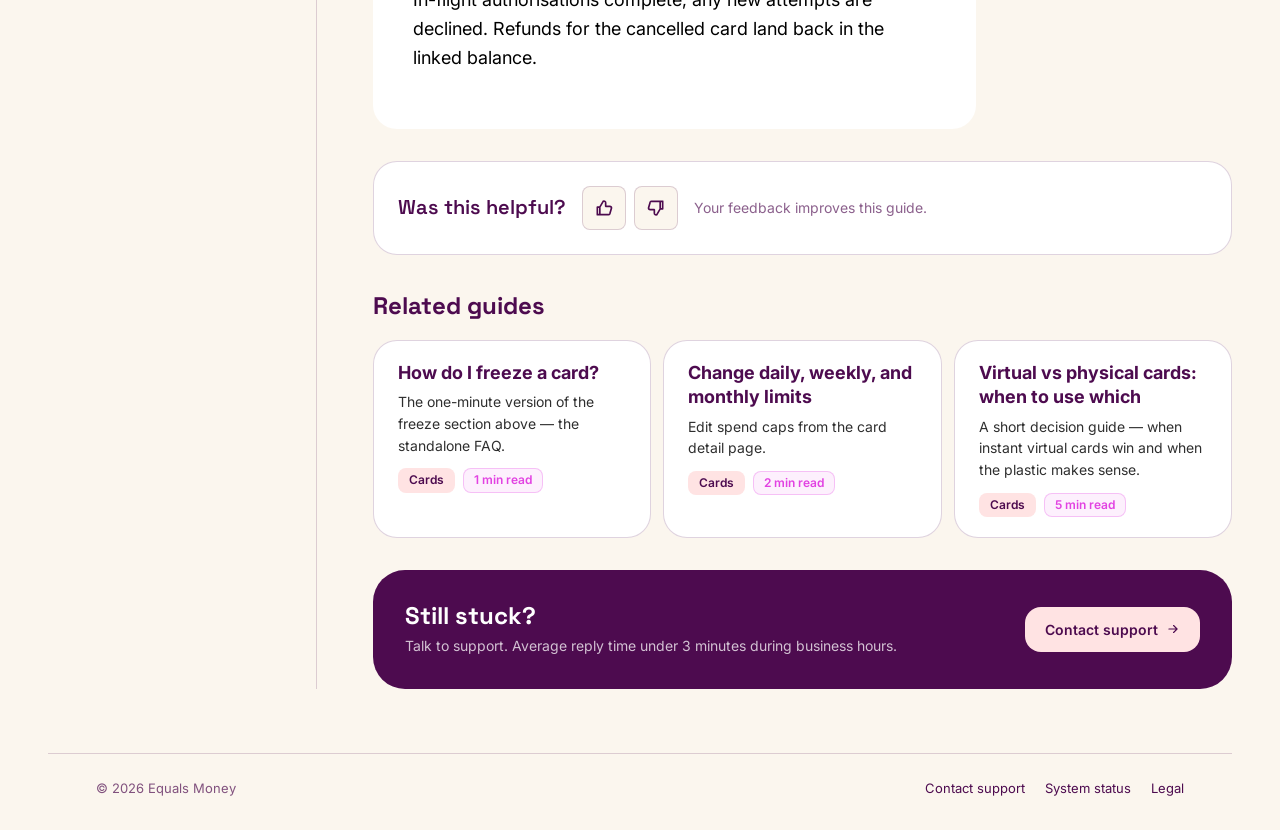
<file: create-card.html>
<!doctype html>
<html lang="en">
<head>
<meta charset="utf-8" />
<meta name="viewport" content="width=device-width, initial-scale=1" />
<title>How to create a card and link it to a balance — Equals Money Help Centre</title>
<meta name="description" content="A complete walkthrough for issuing virtual and physical cards, linking them to balances, setting limits, freezing or cancelling, and rolling them out to your team." />
<link rel="preconnect" href="https://fonts.googleapis.com" />
<link rel="preconnect" href="https://fonts.gstatic.com" crossorigin />
<link href="https://fonts.googleapis.com/css2?family=Space+Grotesk:wght@500;700&family=Inter:wght@400;500;600;700&display=swap" rel="stylesheet" />
<link rel="stylesheet" href="styles.css" />
</head>
<body>
<div class="page">

  <header class="eq-header">
    <div class="left">
      <a class="logo" href="index.html" aria-label="Equals Money home">
        <img src="assets/logo-primary.svg" alt="Equals Money" />
      </a>
      <div class="divider"></div>
      <span class="helplabel">Help Centre</span>
    </div>
    <nav aria-label="Primary">
      <a href="#">Product</a>
      <a href="#">Pricing</a>
      <a href="#">Company</a>
      <a href="#">Status</a>
      <a href="#">Sign in</a>
      <button class="header-cta" type="button">Book a demo</button>
    </nav>
    <button class="mobile-menu" type="button" aria-label="Menu">
      <svg width="18" height="18" viewBox="0 0 24 24" fill="none" aria-hidden="true"><path d="M4 7h16M4 12h16M4 17h16" stroke="currentColor" stroke-width="2" stroke-linecap="round"/></svg>
    </button>
  </header>

  <div class="article-layout article">
    <aside class="hub-side" id="side-nav" aria-label="Browse" data-mini-search="true" data-current-parent="Cards"></aside>

    <div class="article-shell">
      <div class="article-upper">
      <div class="article-main">
        <nav class="breadcrumb" aria-label="Breadcrumb">
          <a href="index.html">Help Centre</a><span class="sep">›</span>
          <a href="category.html?slug=cards">Cards</a>
        </nav>

        <h1>How to create a card and link it to a balance</h1>
        <p class="lede">A complete walkthrough — issue a virtual or physical card, link it to a balance, set limits, and hand it off to a cardholder. Halfway through, we cover how to freeze or cancel a card you've already issued.</p>

        <div class="body">
          <h2 id="before-you-start">Before you start</h2>
          <p>You'll need admin access to issue cards in Equals Money. Take a moment to decide:</p>
          <ul>
            <li>Who will hold the card</li>
            <li>Whether it should be virtual (instant) or physical (3–5 working days)</li>
            <li>Which balance the card should draw from</li>
            <li>Initial daily, weekly, and monthly limits</li>
          </ul>
          <p>Gathering this up front makes the form quick — most teams can issue a card in under two minutes once they know the answers.</p>
          <div class="callout"><strong>Tip.</strong> Cards inherit currency from the linked balance. If you link a card to your USD balance, it spends in USD without converting through GBP.</div>

          <h2 id="choose-type">1. Choose virtual or physical</h2>
          <p>Virtual cards are issued instantly. They're ideal for online subscriptions, advertising spend, or one-off purchases. The full card number, CVV, and expiry are revealed once when the card is created — store them in your password manager.</p>
          <p>Physical cards are mailed to the cardholder's address and arrive in 3–5 working days. They support contactless, chip-and-PIN, ATM withdrawals, and Apple Pay or Google Pay.</p>
          <p>Many teams issue a virtual card first for immediate use, and order a physical card in parallel for in-person spend.</p>

          <div class="img-ph" role="img" aria-label="Screenshot: Card type selector — virtual or physical">[ product shot · card type selector ]</div>

          <h2 id="pick-balance">2. Pick a balance to link</h2>
          <p>The card spends from the balance you link. You have a few options:</p>
          <ul>
            <li>Link to a single-currency balance (e.g. EUR) — the card transacts in that currency with no FX conversion.</li>
            <li>Link to your home-currency balance (e.g. GBP) — most flexible, but international spend uses live mid-market FX rates.</li>
            <li>Use a sub-balance if your team has separate cost centres or projects you want to track independently.</li>
          </ul>
          <p>You can change the linked balance later by editing the card. Any pending authorisations stay against the original balance until they settle.</p>

          <h2 id="set-limits">3. Set initial limits</h2>
          <p>Three caps apply to every card:</p>
          <ul>
            <li><strong>Daily</strong> — resets at midnight UTC.</li>
            <li><strong>Weekly</strong> — resets each Monday at 00:00 UTC.</li>
            <li><strong>Monthly</strong> — resets on the 1st at 00:00 UTC.</li>
          </ul>
          <p>Set them a little tighter than you think — limits are easy to raise later, but a runaway charge is harder to recover. As a rule of thumb, start at roughly twice the cardholder's typical weekly spend.</p>
          <p>You can also restrict the card to specific merchant categories. Block gambling, adult content, or travel categories on cards that only need to pay for SaaS or office supplies.</p>

          <h2 id="freeze-or-cancel">Freeze or cancel a card from the dashboard</h2>
          <p>Step-by-step: find the card in your <strong>Cards</strong> page, open it, and choose <strong>Freeze</strong>. The card is frozen instantly — new transactions are blocked, but in-flight authorisations complete normally.</p>
          <p>To cancel a card, open the card and choose <strong>Cancel</strong>. Cancellation is permanent — the card number is dead and you'll need to issue a fresh one. From the same screen you can issue a replacement, which carries over the linked balance and limits but generates a new card number, CVV, and expiry.</p>
          <div class="callout"><strong>Freeze is reversible. Cancel is not.</strong> If you're not sure whether to terminate a card permanently — start with freeze. Unfreeze the same way you froze it.</div>
          <p>This section is independently tagged in our help centre, so it shows up as its own result when someone searches "freeze card" — alongside a small "↗" indicator that points back to this guide. Click that indicator and you land right here.</p>

          <div class="img-ph" role="img" aria-label="Screenshot: Card detail page with Freeze and Cancel buttons">[ product shot · card detail with freeze + cancel ]</div>

          <h2 id="hand-off">4. Hand the card off</h2>
          <p>Once the card is created, the cardholder gets an email with an activation link. From there they:</p>
          <ul>
            <li>Set their own PIN (for physical cards).</li>
            <li>Add the card to Apple Pay or Google Pay if they want mobile payments.</li>
            <li>See their card details, transaction history, and current spend against limits in the app.</li>
          </ul>
          <p>Cardholders can freeze and unfreeze their own card, but they can't change limits or cancel it — those controls stay with admins.</p>

          <h2 id="track-activity">5. Track activity and update later</h2>
          <p>Every transaction lands on the card's detail page in real time. From there you can:</p>
          <ul>
            <li>Send notifications to a Slack channel or email distribution list when spend events happen.</li>
            <li>Export per-card statements as CSV or PDF for end-of-month reconciliation.</li>
            <li>Adjust limits, merchant categories, or the linked balance as the cardholder's needs change.</li>
            <li>Bulk-edit cards if you're rolling out a change across a team — limit increases for a season, restricted categories for a new policy.</li>
          </ul>
          <p>For ongoing reconciliation, connect Xero, QuickBooks, or NetSuite from Settings → Integrations and we'll sync transactions nightly.</p>

          <h2 id="faq">Frequently asked questions</h2>
          <p><strong>What's the difference between freeze and cancel?</strong><br />
          Freeze is reversible — unfreeze the same way and the card resumes. Cancel is permanent — the card number is dead and you have to issue a replacement.</p>
          <p><strong>Can a cardholder issue their own card?</strong><br />
          No — only admins can create cards. Cardholders can manage the card they hold (view details, freeze, see transactions) but can't issue new ones.</p>
          <p><strong>Are virtual cards safe for online subscriptions?</strong><br />
          Yes, and we recommend them. If a merchant is breached, you can freeze the card instantly from the dashboard without disrupting other subscriptions or in-person spend.</p>
          <p><strong>What happens to pending payments if I cancel a card?</strong><br />
          In-flight authorisations complete; any new attempts are declined. Refunds for the cancelled card land back in the linked balance.</p>
        </div>
      </div>

      <aside class="article-side" aria-label="Article sidebar">
        <div class="card">
          <h4>In this guide</h4>
          <nav class="toc">
            <a href="#before-you-start">Before you start</a>
            <a href="#choose-type">1. Choose virtual or physical</a>
            <a href="#pick-balance">2. Pick a balance to link</a>
            <a href="#set-limits">3. Set initial limits</a>
            <a href="#freeze-or-cancel">Freeze or cancel a card</a>
            <a href="#hand-off">4. Hand the card off</a>
            <a href="#track-activity">5. Track activity</a>
            <a href="#faq">FAQ</a>
          </nav>
        </div>
      </aside>
      </div>

      <div class="article-below">
        <div class="feedback" role="group" aria-label="Was this helpful?">
          <span class="q">Was this helpful?</span>
          <div class="thumbs">
            <button class="thumb" type="button" aria-label="Yes, this was helpful">
              <svg width="20" height="20" viewBox="0 0 24 24" fill="none"><path d="M7 11v9H4v-9h3zM7 11l4-7a2 2 0 013 2v4h5a2 2 0 012 2l-2 7a2 2 0 01-2 1H7" stroke="currentColor" stroke-width="2" stroke-linejoin="round"/></svg>
            </button>
            <button class="thumb" type="button" aria-label="No, this was not helpful">
              <svg width="20" height="20" viewBox="0 0 24 24" fill="none" style="transform: rotate(180deg);"><path d="M7 11v9H4v-9h3zM7 11l4-7a2 2 0 013 2v4h5a2 2 0 012 2l-2 7a2 2 0 01-2 1H7" stroke="currentColor" stroke-width="2" stroke-linejoin="round"/></svg>
            </button>
          </div>
          <span class="note">Your feedback improves this guide.</span>
        </div>

        <div class="related">
          <h2>Related guides</h2>
          <div class="related-grid">
            <a class="result-card" href="faq.html">
              <h3>How do I freeze a card?</h3>
              <p class="snippet">The one-minute version of the freeze section above — the standalone FAQ.</p>
              <div class="row2"><span class="tag category">Cards</span><span class="tag faq">1 min read</span></div>
            </a>
            <a class="result-card" href="subpage.html?parent=Cards&title=Limits%20and%20PINs">
              <h3>Change daily, weekly, and monthly limits</h3>
              <p class="snippet">Edit spend caps from the card detail page.</p>
              <div class="row2"><span class="tag category">Cards</span><span class="tag faq">2 min read</span></div>
            </a>
            <a class="result-card" href="subpage.html?parent=Cards&title=Virtual%20cards">
              <h3>Virtual vs physical cards: when to use which</h3>
              <p class="snippet">A short decision guide — when instant virtual cards win and when the plastic makes sense.</p>
              <div class="row2"><span class="tag category">Cards</span><span class="tag faq">5 min read</span></div>
            </a>
          </div>
        </div>

        <div class="support-cta">
          <div>
            <div class="t">Still stuck?</div>
            <div class="s">Talk to support. Average reply time under 3 minutes during business hours.</div>
          </div>
          <a class="btn btn-on-dark" href="#">Contact support
            <svg width="14" height="14" viewBox="0 0 24 24" fill="none"><path d="M5 12h14M13 6l6 6-6 6" stroke="currentColor" stroke-width="2" stroke-linecap="round" stroke-linejoin="round"/></svg>
          </a>
        </div>
      </div>
    </div>
  </div>

  <footer class="eq-footer">
    <span>© 2026 Equals Money</span>
    <div class="links">
      <a href="#">Contact support</a>
      <a href="#">System status</a>
      <a href="#">Legal</a>
    </div>
  </footer>
</div>

<script src="data.js"></script>
<script src="script.js"></script>
</body>
</html>
</file>
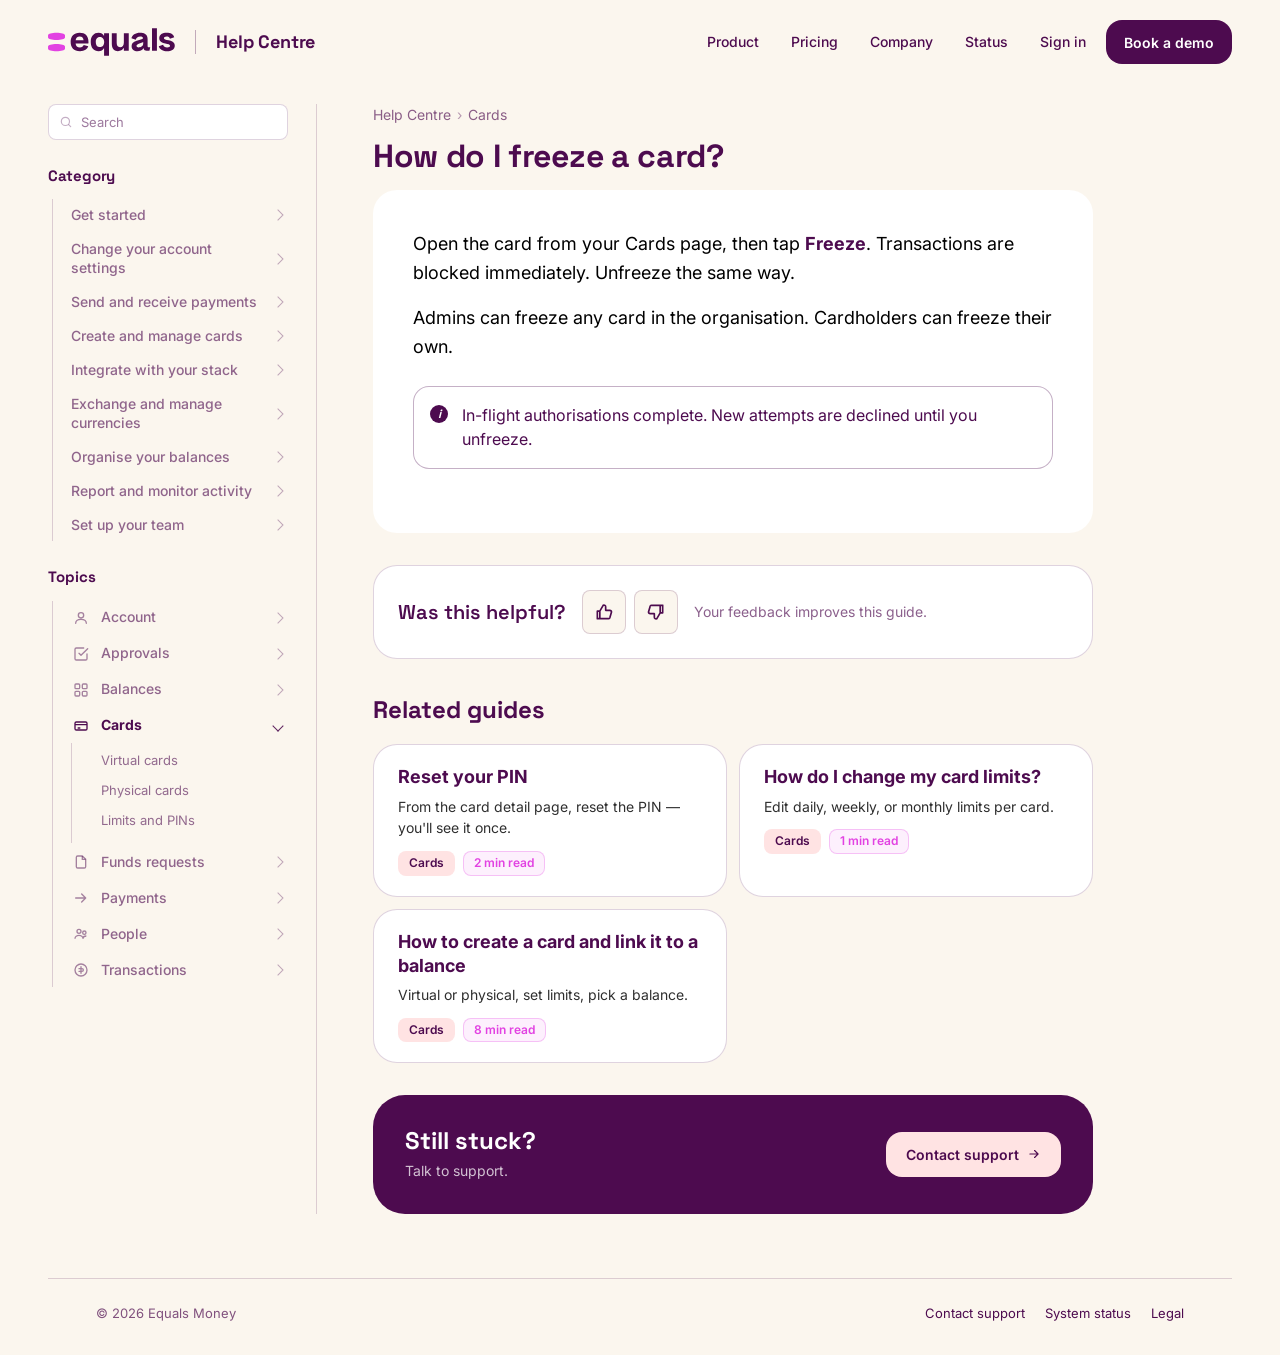
<file: faq.html>
<!doctype html>
<html lang="en">
<head>
<meta charset="utf-8" />
<meta name="viewport" content="width=device-width, initial-scale=1" />
<title>How do I freeze a card? — Equals Money Help Centre</title>
<meta name="description" content="Open the card from your Cards page, then tap Freeze. Transactions are blocked immediately." />
<link rel="preconnect" href="https://fonts.googleapis.com" />
<link rel="preconnect" href="https://fonts.gstatic.com" crossorigin />
<link href="https://fonts.googleapis.com/css2?family=Space+Grotesk:wght@500;700&family=Inter:wght@400;500;600;700&display=swap" rel="stylesheet" />
<link rel="stylesheet" href="styles.css" />
</head>
<body>
<div class="page">

  <header class="eq-header">
    <div class="left">
      <a class="logo" href="index.html" aria-label="Equals Money home">
        <img src="assets/logo-primary.svg" alt="Equals Money" />
      </a>
      <div class="divider"></div>
      <span class="helplabel">Help Centre</span>
    </div>
    <nav aria-label="Primary">
      <a href="#">Product</a>
      <a href="#">Pricing</a>
      <a href="#">Company</a>
      <a href="#">Status</a>
      <a href="#">Sign in</a>
      <button class="header-cta" type="button">Book a demo</button>
    </nav>
    <button class="mobile-menu" type="button" aria-label="Menu">
      <svg width="18" height="18" viewBox="0 0 24 24" fill="none" aria-hidden="true"><path d="M4 7h16M4 12h16M4 17h16" stroke="currentColor" stroke-width="2" stroke-linecap="round"/></svg>
    </button>
  </header>

  <div class="article-layout article no-toc">
    <aside class="hub-side" id="side-nav" aria-label="Browse" data-mini-search="true" data-current-parent="Cards"></aside>

    <div class="article-shell">
      <div class="article-upper">
      <div class="article-main">
        <nav class="breadcrumb" aria-label="Breadcrumb">
          <a href="index.html">Help Centre</a><span class="sep">›</span>
          <a href="#">Cards</a>
        </nav>

        <h1 style="font-size:32px;">How do I freeze a card?</h1>

        <div class="body">
          <p>Open the card from your Cards page, then tap <strong>Freeze</strong>. Transactions are blocked immediately. Unfreeze the same way.</p>
          <p>Admins can freeze any card in the organisation. Cardholders can freeze their own.</p>
          <div class="callout">In-flight authorisations complete. New attempts are declined until you unfreeze.</div>
        </div>
      </div>
      </div>

      <div class="article-below">
        <div class="feedback" role="group" aria-label="Was this helpful?">
          <span class="q">Was this helpful?</span>
          <div class="thumbs">
            <button class="thumb" type="button" aria-label="Yes, this was helpful">
              <svg width="20" height="20" viewBox="0 0 24 24" fill="none"><path d="M7 11v9H4v-9h3zM7 11l4-7a2 2 0 013 2v4h5a2 2 0 012 2l-2 7a2 2 0 01-2 1H7" stroke="currentColor" stroke-width="2" stroke-linejoin="round"/></svg>
            </button>
            <button class="thumb" type="button" aria-label="No, this was not helpful">
              <svg width="20" height="20" viewBox="0 0 24 24" fill="none" style="transform: rotate(180deg);"><path d="M7 11v9H4v-9h3zM7 11l4-7a2 2 0 013 2v4h5a2 2 0 012 2l-2 7a2 2 0 01-2 1H7" stroke="currentColor" stroke-width="2" stroke-linejoin="round"/></svg>
            </button>
          </div>
          <span class="note">Your feedback improves this guide.</span>
        </div>

        <div class="related">
          <h2>Related guides</h2>
          <div class="related-grid">
            <a class="result-card" href="faq.html">
              <h3>Reset your PIN</h3>
              <p class="snippet">From the card detail page, reset the PIN — you'll see it once.</p>
              <div class="row2"><span class="tag category">Cards</span><span class="tag faq">2 min read</span></div>
            </a>
            <a class="result-card" href="faq.html">
              <h3>How do I change my card limits?</h3>
              <p class="snippet">Edit daily, weekly, or monthly limits per card.</p>
              <div class="row2"><span class="tag category">Cards</span><span class="tag faq">1 min read</span></div>
            </a>
            <a class="result-card" href="article.html">
              <h3>How to create a card and link it to a balance</h3>
              <p class="snippet">Virtual or physical, set limits, pick a balance.</p>
              <div class="row2"><span class="tag category">Cards</span><span class="tag faq">8 min read</span></div>
            </a>
          </div>
        </div>

        <div class="support-cta">
          <div>
            <div class="t">Still stuck?</div>
            <div class="s">Talk to support.</div>
          </div>
          <a class="btn btn-on-dark" href="#">Contact support
            <svg width="14" height="14" viewBox="0 0 24 24" fill="none"><path d="M5 12h14M13 6l6 6-6 6" stroke="currentColor" stroke-width="2" stroke-linecap="round" stroke-linejoin="round"/></svg>
          </a>
        </div>
      </div>
    </div>
  </div>

  <footer class="eq-footer">
    <span>© 2026 Equals Money</span>
    <div class="links">
      <a href="#">Contact support</a>
      <a href="#">System status</a>
      <a href="#">Legal</a>
    </div>
  </footer>
</div>

<script src="data.js"></script>
<script src="script.js"></script>
</body>
</html>
</file>
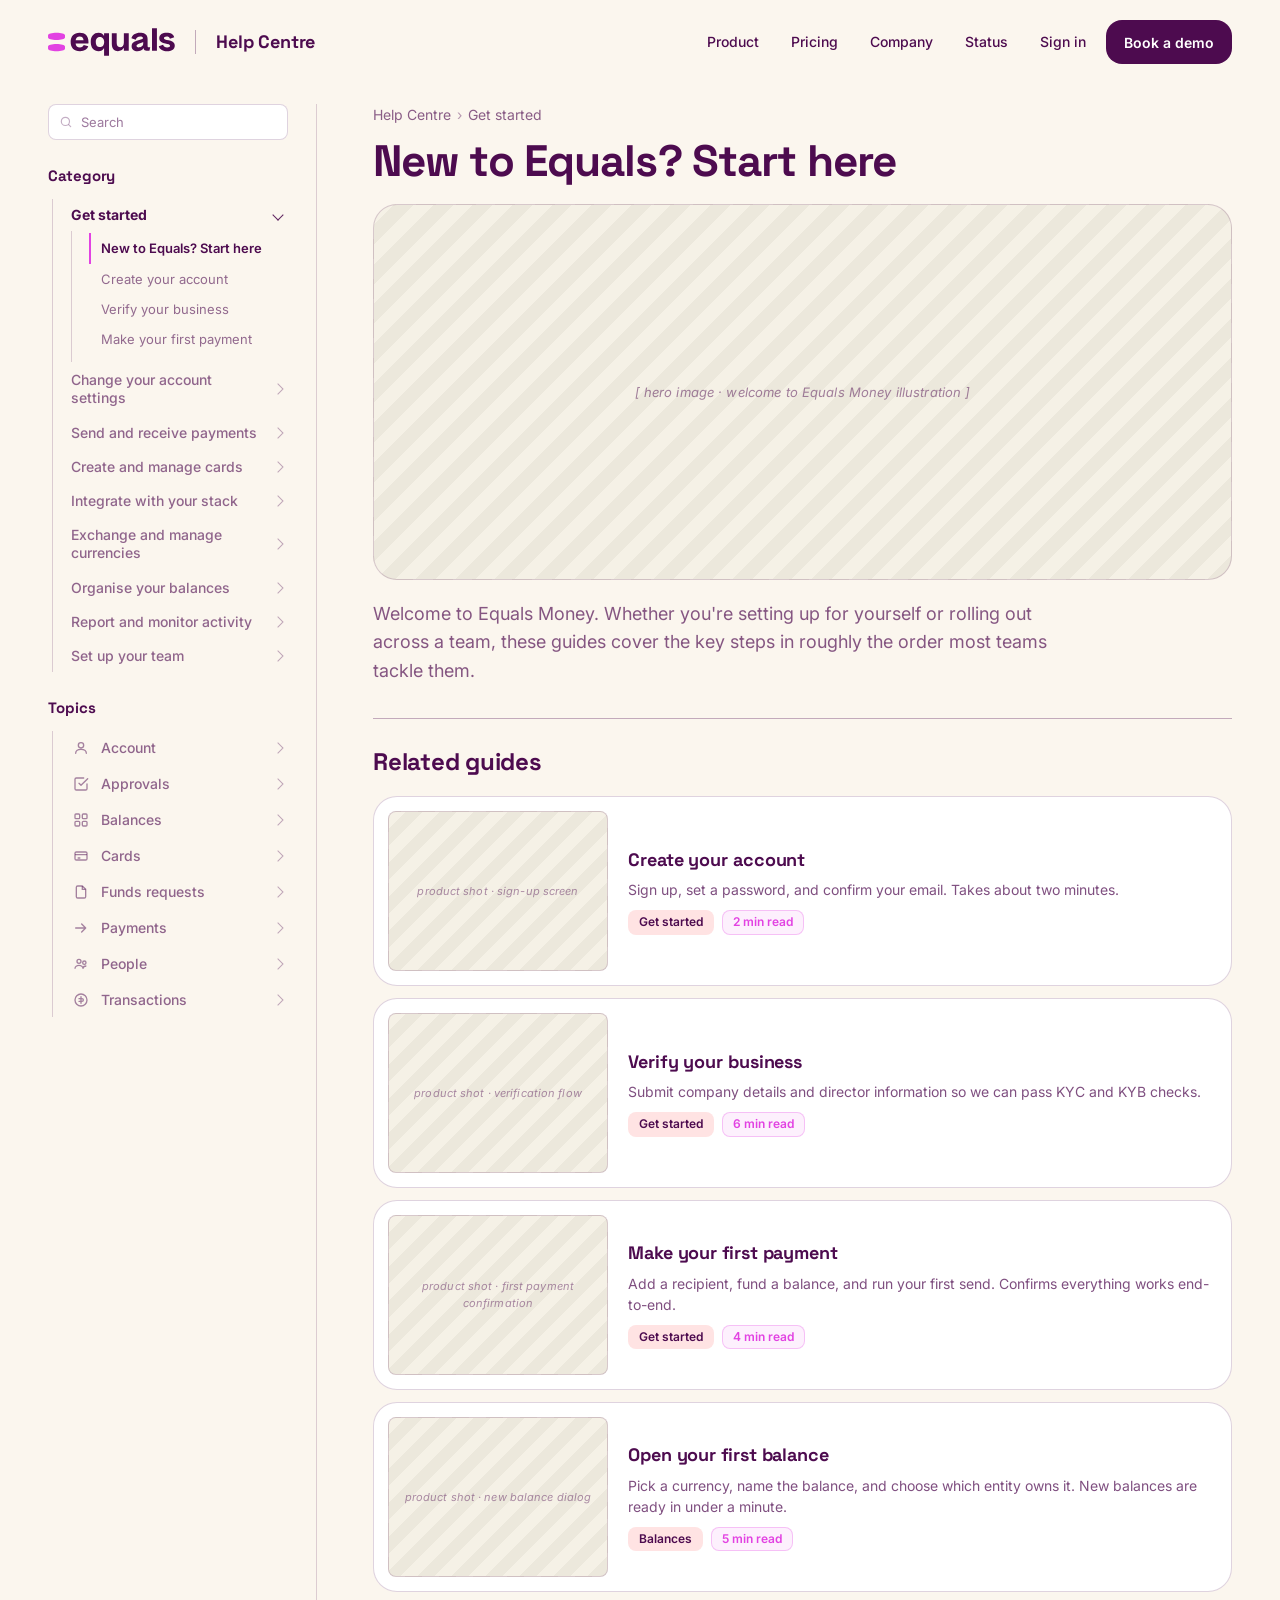
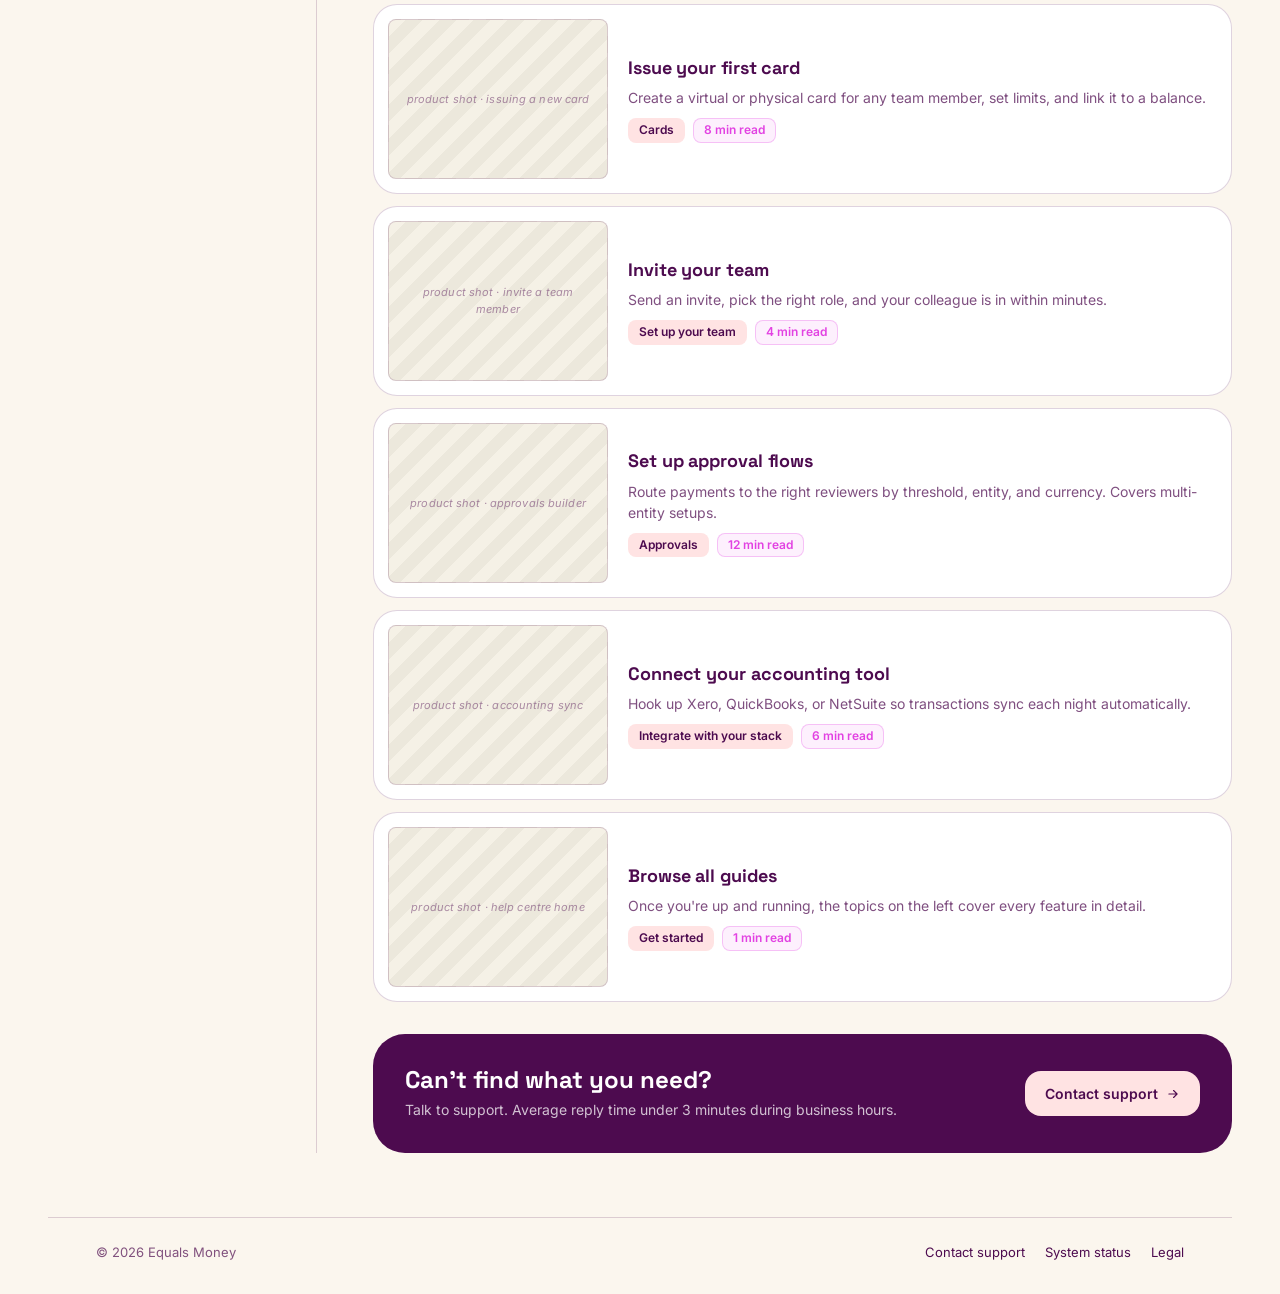
<file: start-here.html>
<!doctype html>
<html lang="en">
<head>
<meta charset="utf-8" />
<meta name="viewport" content="width=device-width, initial-scale=1" />
<title>New to Equals? Start here — Equals Money Help Centre</title>
<meta name="description" content="A short, ordered set of guides to take a new account from sign-up to its first payment, balance and card." />
<link rel="preconnect" href="https://fonts.googleapis.com" />
<link rel="preconnect" href="https://fonts.gstatic.com" crossorigin />
<link href="https://fonts.googleapis.com/css2?family=Space+Grotesk:wght@500;700&family=Inter:wght@400;500;600;700&display=swap" rel="stylesheet" />
<link rel="stylesheet" href="styles.css" />
</head>
<body>
<div class="page">

  <header class="eq-header">
    <div class="left">
      <a class="logo" href="index.html" aria-label="Equals Money home">
        <img src="assets/logo-primary.svg" alt="Equals Money" />
      </a>
      <div class="divider"></div>
      <span class="helplabel">Help Centre</span>
    </div>
    <nav aria-label="Primary">
      <a href="#">Product</a>
      <a href="#">Pricing</a>
      <a href="#">Company</a>
      <a href="#">Status</a>
      <a href="#">Sign in</a>
      <button class="header-cta" type="button">Book a demo</button>
    </nav>
    <button class="mobile-menu" type="button" aria-label="Menu">
      <svg width="18" height="18" viewBox="0 0 24 24" fill="none" aria-hidden="true"><path d="M4 7h16M4 12h16M4 17h16" stroke="currentColor" stroke-width="2" stroke-linecap="round"/></svg>
    </button>
  </header>

  <div class="article-layout article no-toc">
    <aside class="hub-side" id="side-nav" aria-label="Browse" data-mini-search="true" data-current-parent="Get started" data-current-child="New to Equals? Start here"></aside>

    <div class="article-main">
      <nav class="breadcrumb" aria-label="Breadcrumb">
        <a href="index.html">Help Centre</a><span class="sep">›</span>
        <a href="#">Get started</a>
      </nav>

      <div class="cat-page">
        <h1>New to Equals? Start here</h1>
        <div class="cat-hero-image" role="img" aria-label="hero image · welcome to Equals Money illustration">[ hero image · welcome to Equals Money illustration ]</div>
        <p class="lede">Welcome to Equals Money. Whether you're setting up for yourself or rolling out across a team, these guides cover the key steps in roughly the order most teams tackle them.</p>
        <hr class="cat-divider" />

        <h2 class="related-heading">Related guides</h2>
        <div class="guide-stack">
          <a class="guide-row" href="subpage.html?parent=Get%20started&title=Create%20your%20account">
            <div class="thumb" role="img" aria-label="product shot · sign-up screen">product shot · sign-up screen</div>
            <div class="text">
              <h3>Create your account</h3>
              <p>Sign up, set a password, and confirm your email. Takes about two minutes.</p>
              <div class="row2"><span class="tag category">Get started</span><span class="tag faq">2 min read</span></div>
            </div>
          </a>
          <a class="guide-row" href="subpage.html?parent=Get%20started&title=Verify%20your%20business">
            <div class="thumb" role="img" aria-label="product shot · verification flow">product shot · verification flow</div>
            <div class="text">
              <h3>Verify your business</h3>
              <p>Submit company details and director information so we can pass KYC and KYB checks.</p>
              <div class="row2"><span class="tag category">Get started</span><span class="tag faq">6 min read</span></div>
            </div>
          </a>
          <a class="guide-row" href="subpage.html?parent=Get%20started&title=Make%20your%20first%20payment">
            <div class="thumb" role="img" aria-label="product shot · first payment confirmation">product shot · first payment confirmation</div>
            <div class="text">
              <h3>Make your first payment</h3>
              <p>Add a recipient, fund a balance, and run your first send. Confirms everything works end-to-end.</p>
              <div class="row2"><span class="tag category">Get started</span><span class="tag faq">4 min read</span></div>
            </div>
          </a>
          <a class="guide-row" href="subpage.html?parent=Balances&title=Opening%20a%20balance">
            <div class="thumb" role="img" aria-label="product shot · new balance dialog">product shot · new balance dialog</div>
            <div class="text">
              <h3>Open your first balance</h3>
              <p>Pick a currency, name the balance, and choose which entity owns it. New balances are ready in under a minute.</p>
              <div class="row2"><span class="tag category">Balances</span><span class="tag faq">5 min read</span></div>
            </div>
          </a>
          <a class="guide-row" href="create-card.html">
            <div class="thumb" role="img" aria-label="product shot · issuing a new card">product shot · issuing a new card</div>
            <div class="text">
              <h3>Issue your first card</h3>
              <p>Create a virtual or physical card for any team member, set limits, and link it to a balance.</p>
              <div class="row2"><span class="tag category">Cards</span><span class="tag faq">8 min read</span></div>
            </div>
          </a>
          <a class="guide-row" href="subpage.html?parent=Set%20up%20your%20team&title=Invite%20a%20team%20member">
            <div class="thumb" role="img" aria-label="product shot · invite a team member">product shot · invite a team member</div>
            <div class="text">
              <h3>Invite your team</h3>
              <p>Send an invite, pick the right role, and your colleague is in within minutes.</p>
              <div class="row2"><span class="tag category">Set up your team</span><span class="tag faq">4 min read</span></div>
            </div>
          </a>
          <a class="guide-row" href="article.html">
            <div class="thumb" role="img" aria-label="product shot · approvals builder">product shot · approvals builder</div>
            <div class="text">
              <h3>Set up approval flows</h3>
              <p>Route payments to the right reviewers by threshold, entity, and currency. Covers multi-entity setups.</p>
              <div class="row2"><span class="tag category">Approvals</span><span class="tag faq">12 min read</span></div>
            </div>
          </a>
          <a class="guide-row" href="subpage.html?parent=Integrate%20with%20your%20stack&title=Accounting%20integrations">
            <div class="thumb" role="img" aria-label="product shot · accounting sync">product shot · accounting sync</div>
            <div class="text">
              <h3>Connect your accounting tool</h3>
              <p>Hook up Xero, QuickBooks, or NetSuite so transactions sync each night automatically.</p>
              <div class="row2"><span class="tag category">Integrate with your stack</span><span class="tag faq">6 min read</span></div>
            </div>
          </a>
          <a class="guide-row" href="index.html">
            <div class="thumb" role="img" aria-label="product shot · help centre home">product shot · help centre home</div>
            <div class="text">
              <h3>Browse all guides</h3>
              <p>Once you're up and running, the topics on the left cover every feature in detail.</p>
              <div class="row2"><span class="tag category">Get started</span><span class="tag faq">1 min read</span></div>
            </div>
          </a>
        </div>
      </div>

      <div class="support-cta">
        <div>
          <div class="t">Can't find what you need?</div>
          <div class="s">Talk to support. Average reply time under 3 minutes during business hours.</div>
        </div>
        <a class="btn btn-on-dark" href="#">Contact support
          <svg width="14" height="14" viewBox="0 0 24 24" fill="none"><path d="M5 12h14M13 6l6 6-6 6" stroke="currentColor" stroke-width="2" stroke-linecap="round" stroke-linejoin="round"/></svg>
        </a>
      </div>
    </div>
  </div>

  <footer class="eq-footer">
    <span>© 2026 Equals Money</span>
    <div class="links">
      <a href="#">Contact support</a>
      <a href="#">System status</a>
      <a href="#">Legal</a>
    </div>
  </footer>
</div>

<script src="data.js"></script>
<script src="script.js"></script>
</body>
</html>
</file>
<file: styles.css>
/* =========================================================
   Equals Money — Help Centre (v6)
   Shared styles across hub, search, article and FAQ pages.
   ========================================================= */

:root {
  --plum: #4d0b4f;
  --cream: #fbf6ee;
  --off-white: #fbf6ee;
  --peach: #ffe3e3;
  --raspberry: #e242e2;
  --lime: #e4ff00;
  --white: #ffffff;
  --text: #000000;
  --plum-hover: #360738;
  --raspberry-hover: #c331c3;
  --border-soft: rgba(77, 11, 79, 0.18);
  --border-med: rgba(77, 11, 79, 0.32);
  --shadow-1: 0 1px 2px rgba(77, 11, 79, 0.08);
  --shadow-2: 0 2px 6px rgba(77, 11, 79, 0.10);

  --radius-sm: 8px;
  --radius-md: 16px;
  --radius-lg: 24px;
  --radius-xl: 32px;

  --display: "Space Grotesk", ui-sans-serif, system-ui, sans-serif;
  --body: "Inter", ui-sans-serif, system-ui, sans-serif;
}

* { box-sizing: border-box; }
html, body { margin: 0; padding: 0; }
body {
  font-family: var(--body);
  color: var(--plum);
  background: var(--cream);
  font-size: 16px;
  line-height: 1.55;
  -webkit-font-smoothing: antialiased;
  -moz-osx-font-smoothing: grayscale;
}

a { color: inherit; }

.visually-hidden {
  position: absolute;
  width: 1px;
  height: 1px;
  overflow: hidden;
  clip: rect(0 0 0 0);
  white-space: nowrap;
}

.page {
  max-width: 1440px;
  margin: 0 auto;
  min-height: 100vh;
  display: flex;
  flex-direction: column;
}

/* ---------- Header ---------- */
.eq-header {
  position: sticky;
  top: 0;
  z-index: 20;
  background: var(--cream);
  display: flex;
  align-items: center;
  justify-content: space-between;
  padding: 20px 48px;
}
.eq-header .left { display: flex; align-items: center; }
.eq-header .logo { display: flex; align-items: center; height: 32px; }
.eq-header .logo svg,
.eq-header .logo img { height: 28px; width: auto; display: block; }
.eq-header .divider {
  width: 1px;
  height: 24px;
  background: var(--border-med);
  margin: 0 20px;
}
.eq-header .helplabel {
  font-family: var(--display);
  font-weight: 700;
  color: var(--plum);
  font-size: 18px;
  letter-spacing: -0.01em;
}
.eq-header nav {
  display: flex;
  gap: 8px;
  align-items: center;
}
.eq-header nav a {
  font-size: 14px;
  color: var(--plum);
  text-decoration: none;
  padding: 8px 12px;
  border-radius: var(--radius-sm);
  font-weight: 500;
}
.eq-header nav a:hover { background: rgba(77, 11, 79, 0.05); }
.eq-header .header-cta {
  background: var(--plum);
  color: var(--white);
  border: 0;
  padding: 10px 18px;
  border-radius: var(--radius-md);
  font-family: var(--body);
  font-weight: 600;
  font-size: 14px;
  cursor: pointer;
  min-height: 44px;
}
.eq-header .header-cta:hover { background: var(--plum-hover); }

.mobile-menu {
  display: none;
  background: transparent;
  border: 1px solid var(--border-med);
  color: var(--plum);
  padding: 8px;
  border-radius: 10px;
  cursor: pointer;
  align-items: center;
  justify-content: center;
}
.mobile-menu:hover { border-color: var(--plum); }

/* ---------- Hub layout (sidebar + main) ---------- */
.hub-layout {
  display: grid;
  grid-template-columns: 240px 1fr;
  gap: 56px;
  padding: 20px 48px 64px;
  align-items: start;
  position: relative;
  flex: 1;
}
.hub-side {
  position: sticky;
  top: 88px;
  align-self: start;
  display: flex;
  flex-direction: column;
  gap: 24px;
}
.hub-side-group .eyebrow {
  font-family: var(--body);
  font-size: 11px;
  letter-spacing: 0.1em;
  text-transform: uppercase;
  color: rgba(77, 11, 79, 0.5);
  font-weight: 600;
  margin: 0 0 6px;
  display: block;
}
.hub-side-group h4 {
  font-family: var(--display);
  font-size: 15px;
  color: var(--plum);
  margin: 0 0 12px;
  font-weight: 700;
  letter-spacing: -0.005em;
  padding: 0;
}
.hub-side-list {
  display: flex;
  flex-direction: column;
  gap: 2px;
  padding-left: 16px;
  margin-left: 4px;
  border-left: 1px solid var(--border-soft);
}

/* Accordion wrapper (one per parent) */
.hub-side-list .accordion { display: block; }
.hub-side-list .accordion-head {
  display: flex;
  align-items: center;
  gap: 10px;
  width: 100%;
  background: transparent;
  border: 0;
  font-family: inherit;
  font-size: 14px;
  font-weight: 500;
  color: rgba(77, 11, 79, 0.62);
  padding: 7px 6px 7px 2px;
  cursor: pointer;
  line-height: 1.3;
  text-align: left;
  border-radius: 4px;
  transition: color 120ms ease;
}
.hub-side-list .accordion-head .ic {
  flex: 0 0 auto;
  width: 20px;
  height: 20px;
  display: inline-flex;
  align-items: center;
  justify-content: center;
  color: rgba(77, 11, 79, 0.55);
  opacity: 0.9;
}
.hub-side-list .accordion-head .label { flex: 1 1 auto; }
.hub-side-list .accordion-head::after {
  content: '';
  flex: 0 0 auto;
  width: 7px;
  height: 7px;
  border-right: 1.5px solid currentColor;
  border-bottom: 1.5px solid currentColor;
  transform: rotate(-45deg);
  opacity: 0.55;
  transition: transform 180ms ease, opacity 120ms ease;
}
.hub-side-list .accordion-head[aria-expanded="true"]::after {
  transform: rotate(45deg);
  opacity: 0.9;
}
.hub-side-list .accordion-head:hover { color: var(--plum); }
.hub-side-list .accordion-head:hover .ic { color: var(--plum); }
.hub-side-list .accordion-head[aria-expanded="true"] { color: var(--plum); }
.hub-side-list .accordion-head[aria-expanded="true"] .ic { color: var(--plum); opacity: 1; }
.hub-side-list .accordion-head.current { color: var(--plum); font-weight: 700; }

/* Accordion children */
.hub-side-list .accordion-body {
  display: flex;
  flex-direction: column;
  padding: 2px 0 8px 18px;
  margin-left: 2px;
  border-left: 1px solid var(--border-soft);
}
.hub-side-list .accordion-link {
  display: block;
  font-size: 13px;
  font-weight: 400;
  color: rgba(77, 11, 79, 0.6);
  padding: 6px 4px 6px 10px;
  text-decoration: none;
  margin-left: -1px;
  line-height: 1.4;
  border-left: 2px solid transparent;
  transition: color 120ms ease, border-color 120ms ease;
}
.hub-side-list .accordion-link:hover {
  color: var(--plum);
  border-left-color: var(--plum);
}
.hub-side-list .accordion-link.current {
  color: var(--plum);
  font-weight: 600;
  border-left-color: var(--raspberry);
}

/* Mini search above sidebar */
.hub-side-search {
  display: flex;
  align-items: center;
  gap: 8px;
  height: 36px;
  padding: 0 10px;
  background: var(--white);
  border: 1px solid var(--border-soft);
  border-radius: 8px;
  color: rgba(77, 11, 79, 0.55);
  font-size: 13px;
  font-family: var(--body);
  cursor: text;
  text-decoration: none;
  transition: border-color 120ms ease;
}
.hub-side-search:hover { border-color: var(--plum); }
.hub-side-search .icon { flex: 0 0 auto; opacity: 0.6; }
.hub-side-search .ph {
  flex: 1;
  min-width: 0;
  white-space: nowrap;
  overflow: hidden;
  text-overflow: ellipsis;
}
.hub-side-search .kbd {
  flex: 0 0 auto;
  font-size: 10px;
  font-weight: 600;
  color: rgba(77, 11, 79, 0.5);
  border: 1px solid var(--border-soft);
  background: var(--cream);
  border-radius: 4px;
  padding: 1px 5px;
  letter-spacing: 0.02em;
}

.hub-main {
  min-width: 0;
  border-left: 1px solid var(--border-soft);
  padding-left: 56px;
  margin-left: -28px;
}
.hub-main .divider-line {
  height: 1px;
  background: var(--border-soft);
  margin: 8px 0 28px;
}

/* ---------- Hero ---------- */
.hero {
  padding: 16px 0 28px;
  text-align: center;
}
.hero h1 {
  font-family: var(--display);
  font-weight: 700;
  font-size: 52px;
  line-height: 1.15;
  letter-spacing: -0.02em;
  margin: 0 0 28px;
  color: var(--plum);
  padding: 4px 0 8px;
}
.hero .search { margin: 0 auto 20px; }

/* ---------- Search input ---------- */
.search {
  position: relative;
  max-width: 720px;
  margin: 0 auto;
}
.search-input {
  width: 100%;
  display: flex;
  align-items: center;
  gap: 12px;
  background: var(--white);
  border: 1.5px solid var(--border-med);
  border-radius: var(--radius-md);
  padding: 14px 18px;
  min-height: 56px;
  box-shadow: var(--shadow-1);
  transition: border-color 160ms ease-out, box-shadow 160ms ease-out;
}
.search-input:hover { border-color: var(--plum); }
.search-input.focused,
.search-input:focus-within {
  border-color: var(--plum);
  box-shadow: 0 0 0 3px rgba(77, 11, 79, 0.12), var(--shadow-1);
}
.search-input .icon {
  flex: 0 0 auto;
  color: var(--plum);
  opacity: 0.55;
}
.search-input input {
  flex: 1;
  border: 0;
  color: var(--plum);
  outline: 0;
  background: transparent;
  font-family: var(--body);
  font-size: 16px;
  min-width: 0;
}
.search-input input::placeholder { color: rgba(77, 11, 79, 0.55); }
.search-input input::-webkit-search-cancel-button,
.search-input input::-webkit-search-decoration { -webkit-appearance: none; appearance: none; display: none; }
.search-input .searching {
  flex: 0 0 auto;
  font-size: 12px;
  color: rgba(77, 11, 79, 0.6);
}
.search-input .clear {
  border: 0;
  background: transparent;
  color: var(--raspberry);
  cursor: pointer;
  width: 28px;
  height: 28px;
  border-radius: 6px;
  display: none;
  align-items: center;
  justify-content: center;
  opacity: 0.7;
}
.search-input .clear.visible { display: inline-flex; }
.search-input .clear:hover { opacity: 1; background: rgba(209, 52, 96, 0.08); }

/* ---------- Persona pills ---------- */
.category-pills {
  display: flex;
  flex-wrap: wrap;
  justify-content: center;
  align-items: center;
  gap: 10px;
  margin: 20px auto 0;
  max-width: 720px;
}
.category-pill {
  font-family: var(--body);
  font-size: 13px;
  font-weight: 500;
  color: var(--plum);
  background: var(--white);
  border: 1px solid var(--border-med);
  border-radius: 999px;
  padding: 5px 14px;
  cursor: pointer;
  text-decoration: none;
  transition: transform 140ms ease, box-shadow 140ms ease, border-color 140ms ease, background 140ms ease;
  display: inline-flex;
  align-items: center;
  min-height: 28px;
  line-height: 1;
}
.category-pill:hover {
  transform: translateY(-1px);
  box-shadow: 0 2px 8px rgba(77, 11, 79, 0.08);
  border-color: var(--plum);
}
.category-pills .category-pill:nth-child(1) { background: var(--peach); border-color: transparent; }
.category-pills .category-pill:nth-child(2) { background: var(--lime); border-color: transparent; }
.category-pills .category-pill:nth-child(3) { background: #f5d4f5; border-color: transparent; }
.category-pills .category-pill:nth-child(4) { background: var(--plum); color: var(--cream); border-color: transparent; }
.category-pills .category-pill:nth-child(4):hover { border-color: var(--plum); }
/* Active pill: subtle inset ring in the pill's own colour family */
.category-pills .category-pill.active { box-shadow: inset 0 0 0 1.5px rgba(0, 0, 0, 0.14); }
.category-pills .category-pill:nth-child(1).active { box-shadow: inset 0 0 0 1.5px #d9a2a2; }
.category-pills .category-pill:nth-child(2).active { box-shadow: inset 0 0 0 1.5px #a6be00; }
.category-pills .category-pill:nth-child(3).active { box-shadow: inset 0 0 0 1.5px #c597c5; }
.category-pills .category-pill:nth-child(4).active { box-shadow: inset 0 0 0 1.5px rgba(251, 246, 238, 0.45); }

/* ---------- Topic tiles (popular guides) ---------- */
.section-head {
  display: flex;
  align-items: baseline;
  justify-content: space-between;
  margin-bottom: 20px;
}
.section-head h2 {
  font-family: var(--display);
  font-weight: 700;
  font-size: 24px;
  letter-spacing: -0.01em;
  color: var(--plum);
  margin: 0;
}
.topic-grid {
  display: grid;
  grid-template-columns: repeat(3, 1fr);
  gap: 16px;
}
.topic-tile {
  background: var(--white);
  border-radius: var(--radius-lg);
  padding: 24px;
  text-decoration: none;
  color: var(--plum);
  display: flex;
  flex-direction: column;
  gap: 14px;
  border: 1px solid var(--border-soft);
  transition: transform 160ms ease-out, border-color 160ms ease-out, box-shadow 160ms ease-out;
  min-height: 180px;
}
.topic-tile:hover {
  transform: translateY(-2px);
  border-color: var(--plum);
  box-shadow: var(--shadow-2);
}
.topic-tile .ic {
  width: 40px;
  height: 40px;
  border-radius: 12px;
  background: rgba(77, 11, 79, 0.06);
  display: inline-flex;
  align-items: center;
  justify-content: center;
  color: var(--plum);
}
.topic-tile h3 {
  font-family: var(--body);
  font-weight: 700;
  font-size: 18px;
  line-height: 1.3;
  margin: 0;
  color: var(--plum);
  display: inline-flex;
  align-items: center;
  gap: 8px;
}
.topic-tile h3 .arrow {
  display: inline-flex;
  transition: transform 160ms ease-out;
  color: var(--raspberry);
}
.topic-tile:hover h3 .arrow { transform: translateX(3px); }
.topic-tile .desc {
  font-family: var(--body);
  font-size: 14px;
  line-height: 1.5;
  color: rgba(77, 11, 79, 0.72);
  margin: 0;
  display: -webkit-box;
  -webkit-line-clamp: 2;
  -webkit-box-orient: vertical;
  overflow: hidden;
}

/* ---------- Results feed ---------- */
.results-head {
  display: flex;
  flex-wrap: wrap;
  align-items: center;
  gap: 12px;
  margin-bottom: 12px;
}
.results-head .count {
  font-size: 14px;
  color: rgba(77, 11, 79, 0.7);
}
.results-head .count strong { color: var(--plum); font-weight: 600; }
.result-list { display: flex; flex-direction: column; gap: 12px; }

.result-card {
  background: var(--white);
  border-radius: var(--radius-lg);
  padding: 20px 24px;
  display: block;
  text-decoration: none;
  color: var(--plum);
  border: 1px solid var(--border-soft);
  transition: border-color 160ms ease-out, transform 160ms ease-out;
}
.result-card:hover {
  border-color: var(--plum);
  transform: translateY(-1px);
}
.result-card h3 {
  font-family: var(--body);
  font-weight: 700;
  font-size: 18px;
  line-height: 1.35;
  margin: 0 0 6px;
  color: var(--plum);
}
.result-card .snippet {
  font-size: 14px;
  line-height: 1.55;
  color: var(--text);
  margin: 0 0 12px;
  opacity: 0.82;
}
.result-card .snippet mark {
  background: var(--lime);
  color: var(--plum);
  padding: 0 2px;
  border-radius: 2px;
}
.result-card .row2 { display: flex; gap: 8px; flex-wrap: wrap; }

/* Parent-article label for section-tagged results */
.in-label {
  font-family: var(--body);
  font-size: 12px;
  font-weight: 400;
  color: rgba(77, 11, 79, 0.55);
  display: inline-flex;
  align-items: center;
  gap: 1px;
  line-height: 1.3;
  margin: 0 0 4px;
  text-decoration: none;
}
.in-label .title { font-weight: 400; text-decoration: none; }
.in-label .loop {
  width: 1.15em;
  height: 1.15em;
  flex-shrink: 0;
  stroke: currentColor;
  fill: none;
  stroke-width: 1.4;
  stroke-linecap: round;
  stroke-linejoin: round;
  opacity: 0.9;
}

.tag {
  display: inline-flex;
  align-items: center;
  gap: 6px;
  border-radius: var(--radius-sm);
  padding: 4px 10px;
  font-size: 12px;
  font-weight: 600;
  line-height: 1.2;
  min-height: 24px;
  border: 1px solid var(--border-med);
}
.tag.faq { background: rgba(226, 66, 226, 0.08); color: var(--raspberry); border-color: rgba(226, 66, 226, 0.28); }
.tag.category { background: var(--peach); border: 1px solid transparent; color: var(--plum); }
.tag.new { background: var(--lime); color: var(--plum); }

/* ---------- Article ---------- */
.article-layout {
  display: grid;
  grid-template-columns: 240px minmax(0, 1fr);
  gap: 56px;
  padding: 20px 48px 64px;
  align-items: start;
  position: relative;
  flex: 1;
}
.article-layout.no-toc { grid-template-columns: 240px minmax(0, 1fr); }

/* Shell: wraps body + (optional) TOC + feedback/related/cta.
   Inner grid so article-below can span both columns under the TOC. */
.article-shell {
  display: flex;
  flex-direction: column;
  gap: 32px;
  border-left: 1px solid var(--border-soft);
  padding-left: 56px;
  margin-left: -28px;
  min-width: 0;
}
/* Body + TOC live in an inner grid so sticky on the TOC is bound to this
   wrapper and never overflows past the end of the body. */
.article-upper {
  display: grid;
  /* TOC scales fluidly: ~16vw, capped 160-280px so the body keeps a
     sensible width as the viewport narrows. */
  grid-template-columns: minmax(0, 1fr) clamp(160px, 16vw, 280px);
  gap: clamp(28px, 4vw, 56px);
  align-items: start;
  min-width: 0;
}
.article-layout.no-toc .article-upper {
  grid-template-columns: 1fr;
}
.article-upper > .article-main {
  min-width: 0;
  border-left: 0;
  padding-left: 0;
  margin-left: 0;
}
.article-shell > .article-main {
  /* For pages where article-main is a direct shell child (e.g. no upper) */
  min-width: 0;
  border-left: 0;
  padding-left: 0;
  margin-left: 0;
}
.article-shell .article-below {
  display: flex;
  flex-direction: column;
  gap: 32px;
  min-width: 0;
}
.article-shell .article-below .feedback,
.article-shell .article-below .related,
.article-shell .article-below .support-cta {
  margin: 0;
}

.article-main {
  min-width: 0;
  border-left: 1px solid var(--border-soft);
  padding-left: 56px;
  margin-left: -28px;
}

.breadcrumb {
  font-size: 14px;
  color: var(--plum);
  margin-bottom: 12px;
  display: flex;
  flex-wrap: wrap;
  align-items: center;
  gap: 6px;
}
.breadcrumb a { color: rgba(77, 11, 79, 0.65); text-decoration: none; }
.breadcrumb a:hover { text-decoration: underline; }
.breadcrumb .sep { color: rgba(77, 11, 79, 0.4); }

.article-meta {
  display: flex;
  flex-wrap: wrap;
  align-items: center;
  gap: 12px;
  margin-bottom: 20px;
}
.article-meta .meta-read {
  font-size: 14px;
  color: rgba(77, 11, 79, 0.7);
}

.article h1 {
  font-family: var(--display);
  font-weight: 700;
  /* Scales between 28px and 40px so long titles don't wrap into 5+ lines
     at narrower widths. */
  font-size: clamp(28px, 3vw, 40px);
  line-height: 1.15;
  letter-spacing: -0.01em;
  margin: 0 0 16px;
  color: var(--plum);
}
.article .lede {
  font-size: 18px;
  line-height: 1.6;
  color: var(--plum);
  margin: 0 0 32px;
  opacity: 0.85;
}
.article .body {
  background: var(--white);
  border-radius: var(--radius-lg);
  padding: 40px;
  color: var(--text);
}
.article .body h2 {
  font-family: var(--display);
  font-weight: 700;
  font-size: 24px;
  line-height: 1.25;
  color: var(--plum);
  margin: 32px 0 12px;
  /* Clear the sticky header (~80px) on hash deep-links. */
  scroll-margin-top: 100px;
}
.article .body h2:first-child { margin-top: 0; }
.article .body p { font-size: 18px; line-height: 1.6; margin: 0 0 16px; color: var(--text); }
.article .body ol,
.article .body ul { font-size: 18px; line-height: 1.6; padding-left: 24px; margin: 0 0 16px; }
.article .body li { margin-bottom: 8px; }
.article .body strong { font-weight: 700; color: var(--plum); }
.article .body .callout {
  background: var(--white);
  border: 1px solid var(--border-med);
  border-radius: var(--radius-md);
  padding: 16px 20px 16px 48px;
  margin: 24px 0;
  position: relative;
  font-size: 16px;
  color: var(--plum);
}
.article .body .callout::before {
  content: "i";
  position: absolute;
  left: 16px;
  top: 18px;
  width: 18px;
  height: 18px;
  border-radius: 50%;
  background: var(--plum);
  color: var(--white);
  font-family: var(--display);
  font-style: italic;
  font-weight: 700;
  font-size: 12px;
  line-height: 18px;
  text-align: center;
}
.article .body .img-ph {
  background: repeating-linear-gradient(135deg, #f5f1e6 0 12px, #ece8dc 12px 24px);
  border: 1px solid var(--border-soft);
  border-radius: var(--radius-md);
  height: 240px;
  display: flex;
  align-items: center;
  justify-content: center;
  font-family: ui-monospace, SFMono-Regular, "SF Mono", Menlo, Consolas, monospace;
  font-size: 12px;
  color: rgba(77, 11, 79, 0.65);
  margin: 20px 0;
  text-align: center;
  padding: 20px;
}

/* Article right sidebar ("In this guide" + secondary related).
   position: sticky here is bound by the nearest containing block,
   which is .article-upper — so the TOC stops sticking exactly when the
   body ends, never overflowing into the feedback / related area. */
.article-side {
  display: flex;
  flex-direction: column;
  gap: 20px;
  position: sticky;
  top: 88px;
  align-self: start;
}
.article-side .card {
  background: var(--white);
  border-radius: var(--radius-lg);
  padding: 20px;
  border: 1px solid var(--border-soft);
}
.article-side .card h4 {
  font-family: var(--body);
  font-weight: 700;
  font-size: 12px;
  letter-spacing: 0.08em;
  text-transform: uppercase;
  color: rgba(77, 11, 79, 0.65);
  margin: 0 0 12px;
}
.article-side .toc {
  display: flex;
  flex-direction: column;
  gap: 4px;
}
.article-side .toc a {
  font-size: 14px;
  color: var(--plum);
  text-decoration: none;
  padding: 8px 0 8px 12px;
  border-left: 2px solid transparent;
  margin-left: -14px;
  line-height: 1.4;
  transition: color 120ms ease, border-color 120ms ease;
}
.article-side .toc a:hover { color: var(--raspberry); }
.article-side .toc a.current {
  border-left-color: var(--raspberry);
  color: var(--raspberry);
  font-weight: 600;
}

/* Feedback + support CTA */
.feedback {
  background: var(--white);
  border-radius: var(--radius-lg);
  padding: 24px;
  margin: 32px 0 0;
  border: 1px solid var(--border-soft);
  display: flex;
  flex-wrap: wrap;
  align-items: center;
  gap: 16px;
}
.feedback .q {
  font-weight: 600;
  font-family: var(--display);
  font-size: 20px;
  color: var(--plum);
}
.feedback .note {
  font-size: 14px;
  color: rgba(77, 11, 79, 0.65);
}
.thumbs { display: flex; gap: 8px; }
.thumb {
  width: 44px;
  height: 44px;
  border-radius: var(--radius-sm);
  background: var(--off-white);
  border: 1px solid var(--border-soft);
  display: inline-flex;
  align-items: center;
  justify-content: center;
  color: var(--plum);
  cursor: pointer;
  transition: border-color 120ms ease, transform 120ms ease;
}
.thumb:hover { border-color: var(--plum); }
.thumb.active { border-color: var(--plum); background: var(--peach); }

.support-cta {
  background: var(--plum);
  color: var(--white);
  border-radius: var(--radius-xl);
  padding: 32px;
  display: flex;
  align-items: center;
  justify-content: space-between;
  gap: 24px;
  margin-top: 32px;
  flex-wrap: wrap;
}
.support-cta .t {
  font-family: var(--display);
  font-size: 24px;
  line-height: 1.2;
  font-weight: 700;
  margin: 0 0 4px;
}
.support-cta .s { color: rgba(255, 255, 255, 0.75); font-size: 14px; }

.btn {
  display: inline-flex;
  align-items: center;
  gap: 8px;
  font-family: var(--body);
  font-weight: 600;
  font-size: 14px;
  padding: 12px 20px;
  border-radius: var(--radius-md);
  border: 0;
  cursor: pointer;
  min-height: 44px;
  text-decoration: none;
  transition: background 160ms ease-out;
}
.btn-primary { background: var(--plum); color: var(--white); }
.btn-primary:hover { background: var(--plum-hover); }
.btn-outline {
  background: transparent;
  border: 1.5px solid var(--plum);
  color: var(--plum);
}
.btn-outline:hover { background: rgba(77, 11, 79, 0.06); }
.btn-on-dark { background: var(--peach); color: var(--plum); }
.btn-on-dark:hover { background: #ffcdcd; }

/* Related guides grid (shared: article bottom + faq bottom + home below results) */
.related {
  padding: 0;
  margin-top: 40px;
}
.related h2 {
  font-family: var(--display);
  font-weight: 700;
  font-size: 24px;
  color: var(--plum);
  margin: 0 0 16px;
}
.related-grid {
  display: grid;
  /* auto-fit: cards stay at least 260px wide; when there isn't room
     for a third column they stack into 2, then 1. */
  grid-template-columns: repeat(auto-fit, minmax(260px, 1fr));
  gap: 12px;
}

/* Category landing page (hero feature) */
.cat-page h1 {
  font-family: var(--display);
  font-weight: 700;
  font-size: 44px;
  letter-spacing: -0.02em;
  color: var(--plum);
  margin: 12px 0 20px;
  line-height: 1.05;
}
.cat-hero-image {
  aspect-ratio: 16 / 7;
  background: repeating-linear-gradient(135deg, #f5f1e6 0 14px, #ece8dc 14px 28px);
  border: 1px solid var(--border-soft);
  border-radius: var(--radius-lg);
  display: flex;
  align-items: center;
  justify-content: center;
  color: rgba(77, 11, 79, 0.5);
  font-size: 13px;
  font-style: italic;
  letter-spacing: 0.01em;
  margin: 0 0 20px;
  padding: 20px;
  text-align: center;
}
.cat-page .lede {
  font-size: 18px;
  line-height: 1.6;
  color: rgba(77, 11, 79, 0.8);
  margin: 0;
  max-width: 680px;
}
.cat-divider {
  border: 0;
  border-top: 1px solid var(--border-med);
  margin: 32px 0 24px;
}
.related-heading {
  font-family: var(--display);
  font-weight: 700;
  font-size: 24px;
  letter-spacing: -0.01em;
  color: var(--plum);
  margin: 0 0 16px;
}

/* Guide-stack: big thumb + text (used at the bottom of every guide) */
.guide-stack {
  display: flex;
  flex-direction: column;
  gap: 12px;
}
.guide-row {
  background: var(--white);
  border: 1px solid var(--border-soft);
  border-radius: var(--radius-lg);
  text-decoration: none;
  color: var(--plum);
  display: grid;
  grid-template-columns: 220px 1fr;
  gap: 20px;
  padding: 14px;
  align-items: stretch;
  transition: transform 160ms ease, border-color 160ms ease, box-shadow 160ms ease;
}
.guide-row:hover {
  transform: translateY(-1px);
  border-color: var(--plum);
  box-shadow: var(--shadow-1);
}
.guide-row .thumb {
  background: repeating-linear-gradient(135deg, #f5f1e6 0 12px, #ece8dc 12px 24px);
  border-radius: 8px;
  align-self: stretch;
  width: 100%;
  min-height: 160px;
  display: flex;
  align-items: center;
  justify-content: center;
  color: rgba(77, 11, 79, 0.45);
  font-size: 11px;
  font-style: italic;
  letter-spacing: 0.01em;
  padding: 8px 12px;
  text-align: center;
}
.guide-row .text {
  display: flex;
  flex-direction: column;
  gap: 8px;
  padding: 6px 6px 6px 0;
  justify-content: center;
  min-width: 0;
}
.guide-row h3 {
  font-family: var(--display);
  font-weight: 700;
  font-size: 18px;
  letter-spacing: -0.005em;
  color: var(--plum);
  margin: 0;
  line-height: 1.3;
}
.guide-row p {
  font-size: 14px;
  color: rgba(77, 11, 79, 0.72);
  line-height: 1.5;
  margin: 0;
}
.guide-row .row2 {
  display: flex;
  gap: 8px;
  flex-wrap: wrap;
  margin-top: 2px;
}
@media (max-width: 640px) {
  .guide-row { grid-template-columns: 1fr; gap: 12px; }
  .guide-row .thumb { max-width: 100%; min-height: 120px; }
}

/* ---------- Skeleton / loading ---------- */
.skeleton-card {
  background: var(--white);
  border-radius: var(--radius-lg);
  padding: 20px 24px;
  border: 1px solid var(--border-soft);
}
.skel-line {
  background: linear-gradient(90deg, #f5f1e6 0%, #ece8dc 50%, #f5f1e6 100%);
  background-size: 200% 100%;
  animation: shimmer 1.6s ease-in-out infinite;
  border-radius: 4px;
  height: 12px;
}
@keyframes shimmer {
  0% { background-position: 200% 0; }
  100% { background-position: -200% 0; }
}

/* ---------- Empty state (no results) ---------- */
.empty-state {
  text-align: center;
  padding: 48px 16px;
}
.empty-state .emblem {
  width: 72px;
  height: 72px;
  border-radius: 50%;
  background: var(--white);
  border: 1px solid var(--border-soft);
  display: inline-flex;
  align-items: center;
  justify-content: center;
  color: var(--plum);
  margin-bottom: 20px;
}
.empty-state h2 {
  font-family: var(--display);
  font-weight: 700;
  font-size: 28px;
  line-height: 1.2;
  color: var(--plum);
  margin: 0 0 8px;
}
.empty-state p {
  color: var(--plum);
  opacity: 0.8;
  max-width: 520px;
  margin: 0 auto 24px;
}

/* ---------- Footer ---------- */
.eq-footer {
  display: flex;
  flex-wrap: wrap;
  justify-content: space-between;
  align-items: center;
  gap: 16px;
  padding: 24px 48px 32px;
  font-size: 13px;
  color: rgba(77, 11, 79, 0.7);
  border-top: 1px solid var(--border-soft);
  margin: 0 48px;
}
.eq-footer .links { display: flex; gap: 20px; }
.eq-footer a { color: var(--plum); text-decoration: none; }
.eq-footer a:hover { text-decoration: underline; }

/* Hide utility */
[hidden] { display: none !important; }

/* When the shell is single-column (no-toc pages, or below the responsive
   collapse breakpoint), cap body width to a readable line length so the
   guide never gets wider than it would on a larger screen with the TOC. */
.article-layout.no-toc .article-shell .article-main,
.article-layout.no-toc .article-shell .article-below {
  max-width: 720px;
}

/* ---------- Responsive ---------- */
/* TOC slims continuously above the collapse breakpoint via the clamp()
   on .article-shell — no intermediate breakpoint needed. */

@media (max-width: 1024px) {
  .topic-grid { grid-template-columns: repeat(2, 1fr); }
  .article-layout {
    grid-template-columns: 220px minmax(0, 1fr);
    gap: 40px;
    padding: 32px 32px 64px;
  }
  .article-layout.no-toc { grid-template-columns: 220px minmax(0, 1fr); }
  .article-side { display: none; }
  /* TOC removed at this breakpoint — collapse the upper grid to a single
     column so the body can use the freed space, but cap it so it stays
     readable. */
  .article-upper { grid-template-columns: 1fr; }
  .article-shell .article-main,
  .article-shell .article-below {
    max-width: 720px;
  }
}

@media (max-width: 760px) {
  .hub-layout,
  .article-layout,
  .article-layout.no-toc {
    grid-template-columns: 1fr;
    gap: 20px;
    padding: 16px 20px 32px;
  }
  .hub-side { display: none; }
  .hub-main,
  .article-main,
  .article-shell {
    border-left: 0;
    padding-left: 0;
    margin-left: 0;
  }
  .eq-header { padding: 16px 20px; }
  .eq-header nav { display: none; }
  .mobile-menu { display: inline-flex; }
  .eq-header .divider,
  .eq-header .helplabel { display: none; }
  .hero { padding: 24px 0 20px; }
  .hero h1 { font-size: 36px; line-height: 1.18; margin-bottom: 20px; padding: 4px 0 8px; }
  .topic-grid { grid-template-columns: 1fr; gap: 12px; }
  .related { padding: 0 20px 24px; }
  .related-grid { grid-template-columns: 1fr; }
  .search-input {
    min-height: 0;
    height: 44px;
    padding: 8px 12px;
    gap: 8px;
    border-radius: 10px;
    border-width: 1px;
  }
  .search-input input { font-size: 14px; }
  .category-pills {
    flex-wrap: nowrap;
    gap: 6px;
    margin-top: 14px;
    overflow-x: auto;
    -webkit-overflow-scrolling: touch;
    padding: 0 4px 4px;
  }
  .category-pill {
    font-size: 12px;
    padding: 5px 10px;
    min-height: 26px;
    flex: 0 0 auto;
    white-space: nowrap;
  }
  .article h1 { font-size: 28px; }
  .article .body { padding: 24px; }
  .article .body p,
  .article .body ol,
  .article .body ul { font-size: 16px; }
  .eq-footer { padding: 16px 20px 24px; font-size: 12px; margin: 0; }
}

/* ---------- Search dialog ---------- */
.sd-root {
  position: fixed;
  inset: 0;
  z-index: 1000;
  display: none;
  align-items: flex-start;
  justify-content: center;
  padding: 80px 16px 16px;
}
.sd-root.is-open { display: flex; }
.sd-backdrop {
  position: absolute;
  inset: 0;
  background: rgba(0, 0, 0, 0.35);
  backdrop-filter: blur(6px);
  -webkit-backdrop-filter: blur(6px);
  animation: sd-fade 180ms ease-out;
}
.sd-panel {
  position: relative;
  width: 100%;
  max-width: 720px;
  /* Bounded auto-height: floor of 420px so the filter dropdown is never
     clipped, ceiling capped at 640px / 80vh so it doesn't sprawl. The
     JS height transition (in render()) animates between content sizes. */
  height: auto;
  min-height: 420px;
  max-height: min(640px, 80vh);
  background: var(--white);
  border-radius: 16px;
  box-shadow: 0 12px 48px rgba(77, 11, 79, 0.25);
  display: flex;
  flex-direction: column;
  overflow: hidden;
  animation: sd-slide 180ms ease-out;
}
@keyframes sd-fade {
  from { opacity: 0; }
  to { opacity: 1; }
}
@keyframes sd-slide {
  from { opacity: 0; transform: translateY(-12px); }
  to { opacity: 1; transform: translateY(0); }
}

.sd-input-wrap {
  display: flex;
  align-items: center;
  gap: 12px;
  padding: 16px 20px;
  border-bottom: 1px solid var(--border-soft);
}
.sd-input-wrap .sd-icon {
  flex: 0 0 auto;
  color: var(--plum);
  opacity: 0.55;
}
.sd-input {
  flex: 1;
  min-width: 0;
  border: 0;
  outline: 0;
  background: transparent;
  box-shadow: none;
  font-family: var(--body);
  font-size: 18px;
  color: var(--plum);
  padding: 0;
  margin: 0;
  -webkit-appearance: none;
  appearance: none;
  box-sizing: border-box;
}
.sd-input:focus,
.sd-input:focus-visible {
  outline: 0;
  border: 0;
  box-shadow: none;
}
.sd-input::placeholder { color: rgba(77, 11, 79, 0.45); }
.sd-input::-webkit-search-cancel-button,
.sd-input::-webkit-search-decoration,
.sd-input::-webkit-search-results-button,
.sd-input::-webkit-search-results-decoration {
  -webkit-appearance: none;
  appearance: none;
  display: none;
}
.sd-input::-ms-clear { display: none; width: 0; height: 0; }

.sd-pills {
  display: flex;
  flex-wrap: wrap;
  gap: 8px;
  padding: 14px 20px;
  border-bottom: 1px solid var(--border-soft);
}
.sd-pill {
  border: 0;
  border-radius: 999px;
  padding: 6px 14px;
  font-family: var(--body);
  font-size: 13px;
  font-weight: 500;
  cursor: pointer;
  color: var(--plum);
  text-decoration: none;
  display: inline-flex;
  align-items: center;
  transition: transform 120ms ease, box-shadow 120ms ease;
}
.sd-pill:hover {
  transform: translateY(-1px);
  box-shadow: 0 2px 8px rgba(77, 11, 79, 0.12);
}
.sd-pill--cards { background: var(--peach); }
.sd-pill--payments { background: var(--lime); }
.sd-pill--balances { background: #f5d4f5; }
.sd-pill--transactions { background: var(--plum); color: var(--cream); }

.sd-meta {
  display: flex;
  align-items: center;
  justify-content: space-between;
  padding: 12px 20px;
  border-bottom: 1px solid var(--border-soft);
  position: relative;
}
.sd-count {
  font-size: 13px;
  color: rgba(77, 11, 79, 0.65);
}
.sd-empty-heading {
  font-family: var(--display);
  font-weight: 700;
  font-size: 14px;
  color: var(--plum);
  letter-spacing: -0.005em;
}

.sd-filter { position: relative; }
.sd-filter-btn {
  display: inline-flex;
  align-items: center;
  gap: 6px;
  background: transparent;
  border: 1px solid var(--border-med);
  border-radius: 999px;
  padding: 6px 14px;
  font-family: var(--body);
  font-size: 13px;
  color: var(--plum);
  cursor: pointer;
  transition: border-color 120ms ease;
}
.sd-filter-btn:hover { border-color: var(--plum); }
.sd-filter-count { color: var(--raspberry); font-weight: 600; }

.sd-filter-pop {
  position: absolute;
  right: 0;
  top: calc(100% + 8px);
  min-width: 220px;
  background: var(--white);
  border: 1px solid var(--border-soft);
  border-radius: 12px;
  box-shadow: 0 8px 24px rgba(77, 11, 79, 0.15);
  padding: 14px 16px;
  z-index: 2;
}
.sd-filter-pop h4 {
  margin: 0 0 10px;
  font-family: var(--body);
  font-weight: 700;
  font-size: 12px;
  letter-spacing: 0.06em;
  text-transform: uppercase;
  color: rgba(77, 11, 79, 0.6);
}
.sd-filter-pop label {
  display: flex;
  align-items: center;
  gap: 10px;
  padding: 6px 0;
  font-size: 14px;
  color: var(--plum);
  cursor: pointer;
}
.sd-filter-pop input[type="checkbox"] {
  width: 16px;
  height: 16px;
  accent-color: var(--plum);
}
.sd-filter-clear {
  margin-top: 10px;
  border: 0;
  background: transparent;
  font-family: var(--body);
  font-size: 13px;
  color: var(--raspberry);
  cursor: pointer;
  padding: 6px 0;
}
.sd-filter-clear:hover { text-decoration: underline; }

.sd-list {
  flex: 1;
  overflow-y: auto;
  -webkit-overflow-scrolling: touch;
}
.sd-row {
  display: flex;
  align-items: flex-start;
  gap: 16px;
  padding: 14px 20px;
  text-decoration: none;
  color: var(--plum);
  border-bottom: 1px solid var(--border-soft);
  transition: background-color 120ms ease;
}
.sd-row:hover { background-color: rgba(77, 11, 79, 0.04); }
.sd-row:last-child { border-bottom: 0; }
.sd-row__main { flex: 1; min-width: 0; }
.sd-row__title {
  font-weight: 600;
  font-size: 15px;
  color: var(--plum);
  margin-bottom: 4px;
  line-height: 1.3;
}
.sd-row__title mark,
.sd-row__snippet mark {
  background: var(--lime);
  color: var(--plum);
  padding: 0 2px;
  border-radius: 2px;
}
.sd-row__snippet {
  font-size: 13px;
  color: rgba(77, 11, 79, 0.7);
  line-height: 1.5;
  display: -webkit-box;
  -webkit-line-clamp: 2;
  -webkit-box-orient: vertical;
  overflow: hidden;
}
.sd-row__type {
  flex: 0 0 auto;
  font-size: 11px;
  font-weight: 600;
  letter-spacing: 0.04em;
  padding: 4px 10px;
  border-radius: 999px;
  align-self: center;
}
.sd-row__type--guide {
  background: rgba(77, 11, 79, 0.08);
  color: var(--plum);
}
.sd-row__type--faq {
  background: rgba(226, 66, 226, 0.1);
  color: var(--raspberry);
}
.sd-row__type--reference {
  background: rgba(228, 255, 0, 0.35);
  color: var(--plum);
}

.sd-empty {
  padding: 40px 20px;
  text-align: center;
  color: rgba(77, 11, 79, 0.6);
  font-size: 14px;
}

body.sd-scroll-locked { overflow: hidden; }

@media (max-width: 720px) {
  .sd-root { padding: 16px 12px; }
  .sd-panel {
    max-width: none;
    max-height: calc(100vh - 32px);
    border-radius: 12px;
  }
  .sd-input-wrap { padding: 14px 16px; }
  .sd-pills { padding: 12px 16px; }
  .sd-meta { padding: 10px 16px; }
  .sd-row { padding: 12px 16px; }
  .sd-pill { font-size: 12px; padding: 5px 10px; }
  .sd-filter-pop { right: 12px; }
}
</file>
